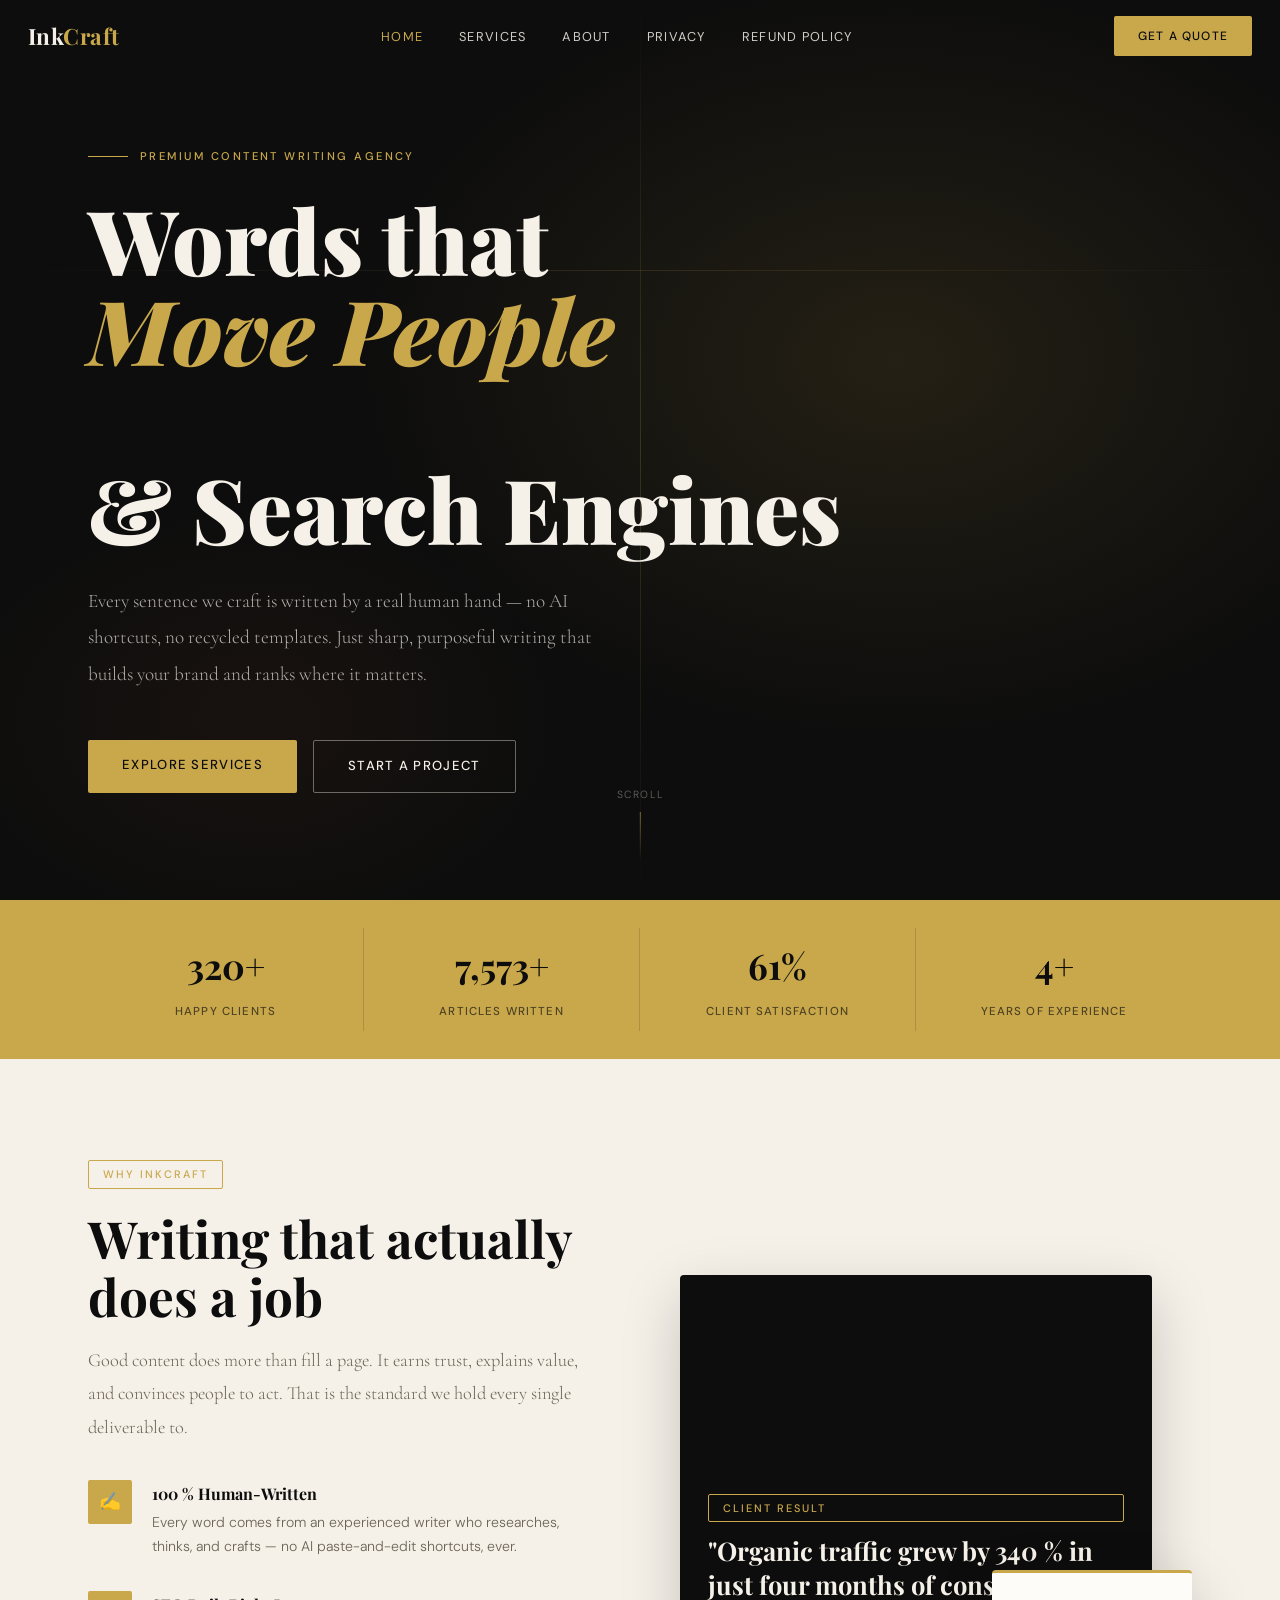
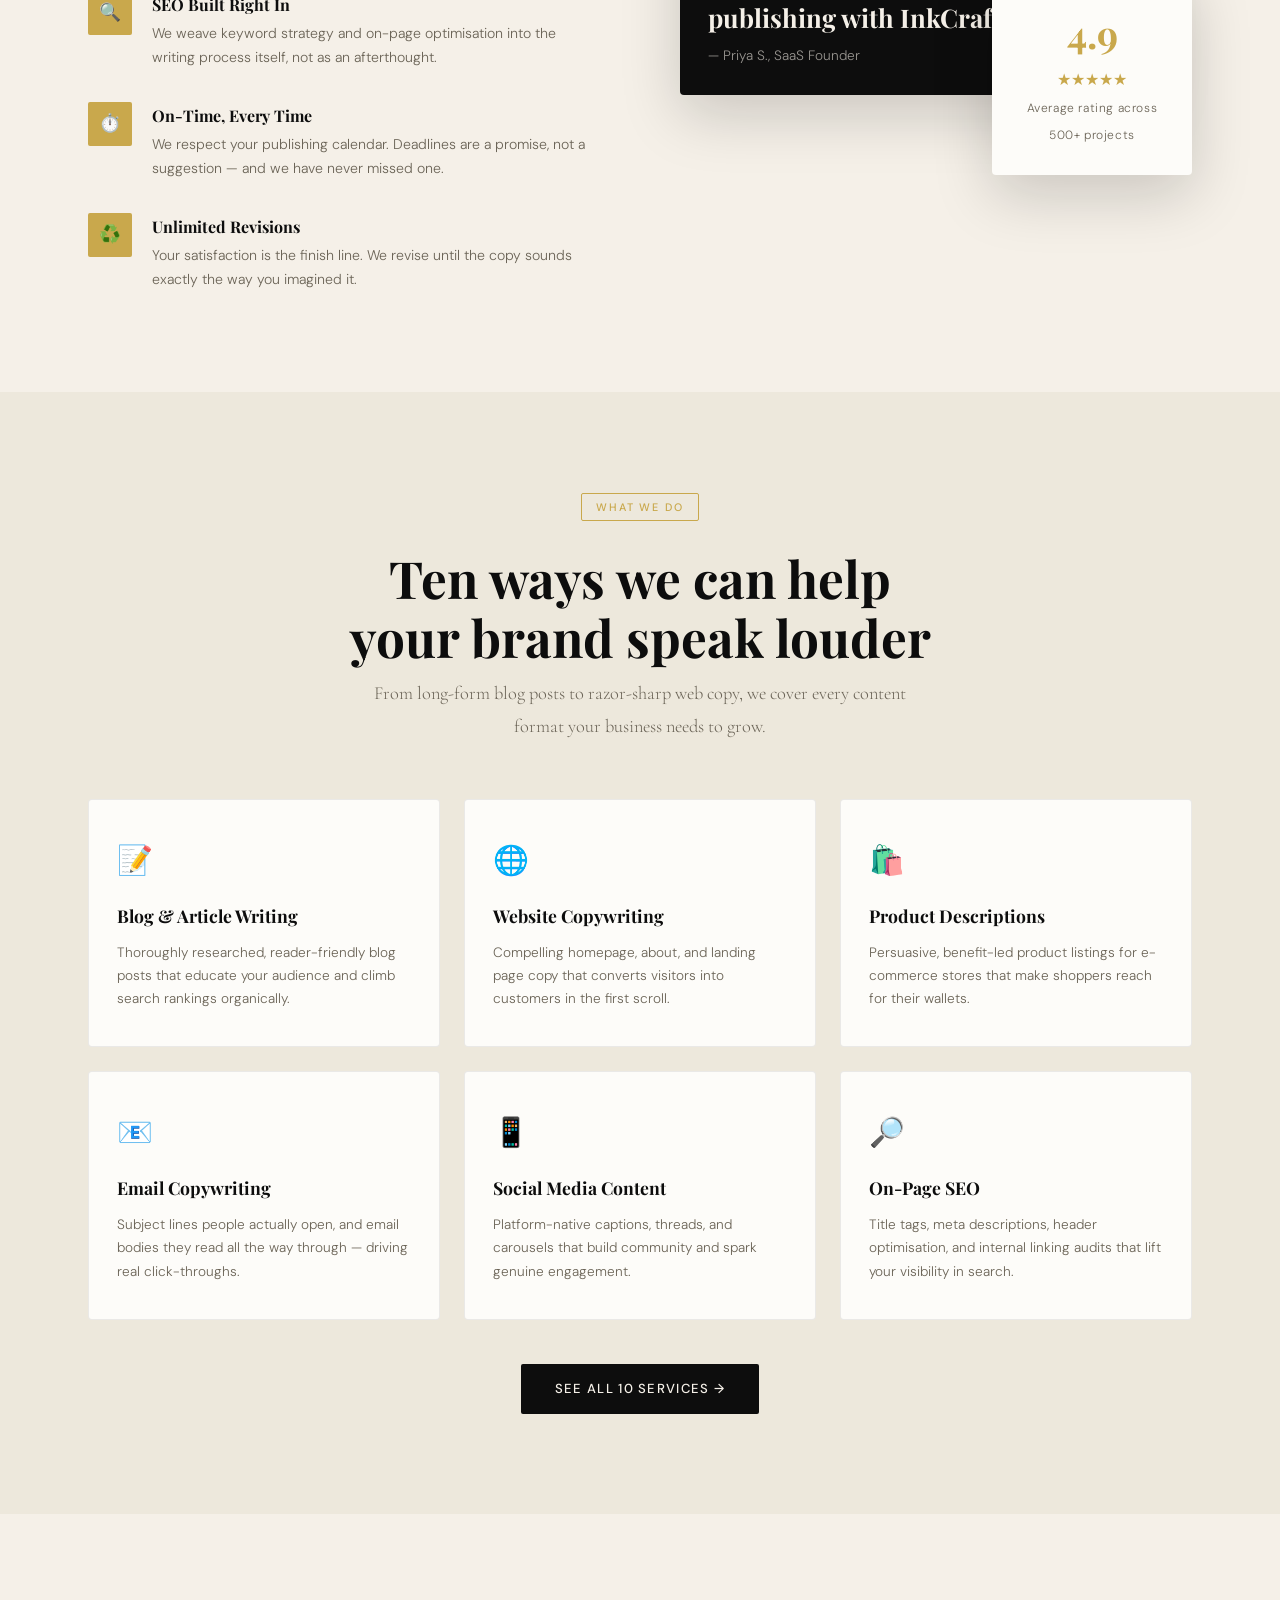
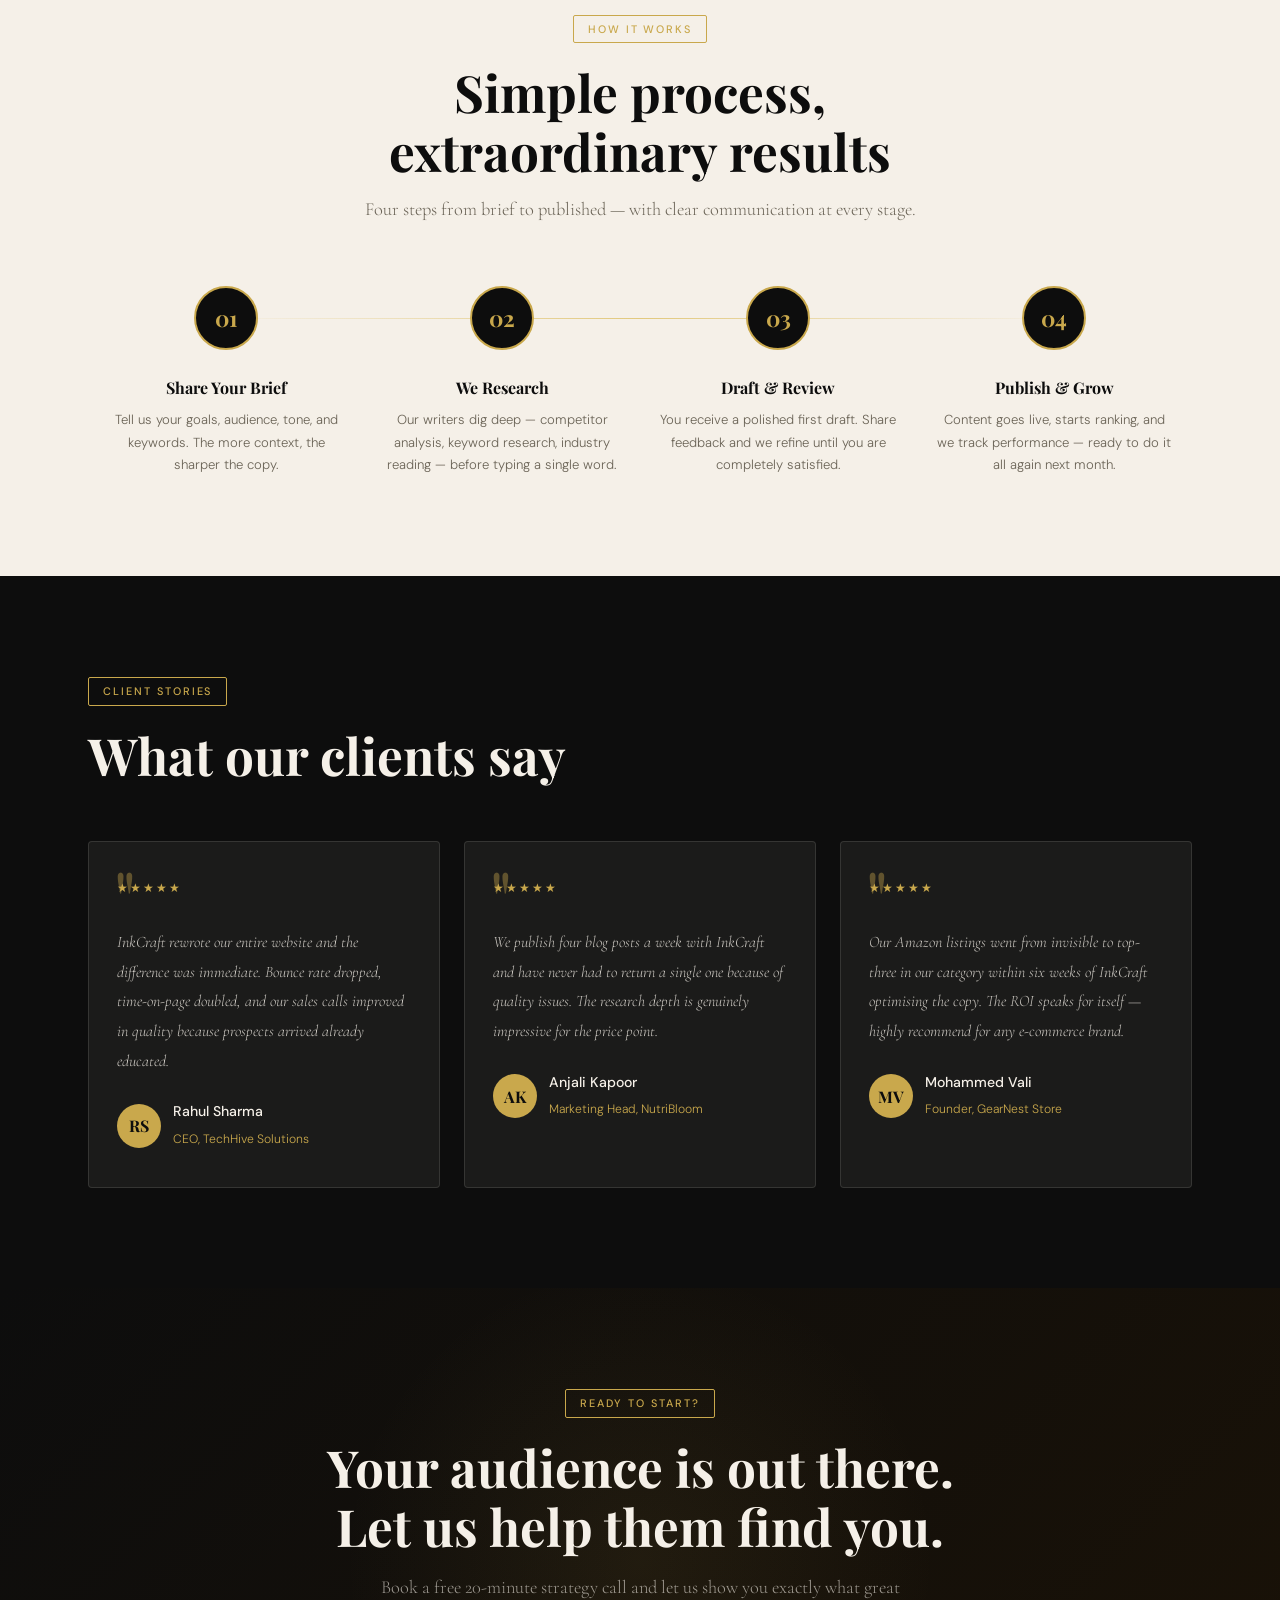
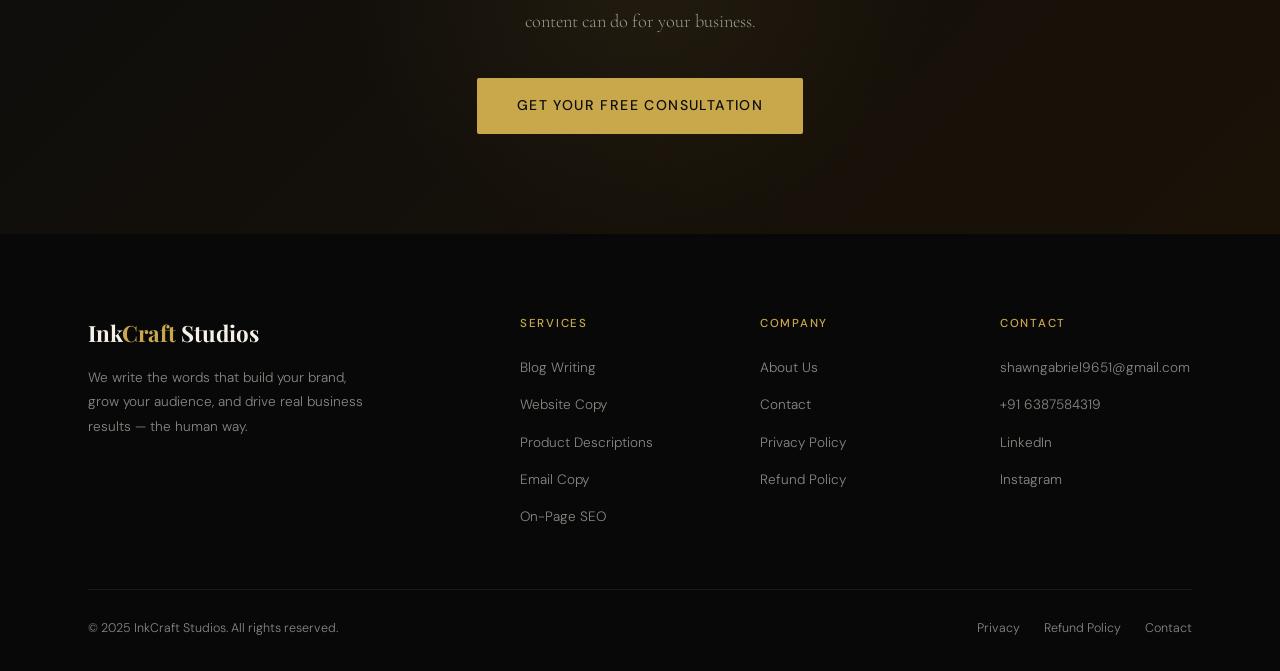
<file: index.html>
<!DOCTYPE html>
<html lang="en">
<head>
  <meta charset="UTF-8" />
  <meta name="viewport" content="width=device-width, initial-scale=1.0" />
  <title>InkCraft Studios — Premium Content Writing Services</title>
  <meta name="description" content="InkCraft Studios delivers hand-crafted, SEO-optimised content writing services — blogs, web copy, product descriptions, social media, and more. No AI, just real writers." />
  <link rel="stylesheet" href="style.css" />
</head>
<body>

  <!-- ══ NAVBAR ══════════════════════════════════════════════ -->
  <nav class="navbar">
    <a href="index.html" class="nav-logo">Ink<span>Craft</span></a>
    <ul class="nav-links">
      <li><a href="index.html">Home</a></li>
      <li><a href="services.html">Services</a></li>
      <li><a href="about.html">About</a></li>
      <li><a href="privacy.html">Privacy</a></li>
      <li><a href="refund.html">Refund Policy</a></li>
    </ul>
    <a href="services.html#contact" class="nav-cta">Get a Quote</a>
    <div class="hamburger" aria-label="Open menu" role="button" tabindex="0">
      <span></span><span></span><span></span>
    </div>
  </nav>

  <!-- Mobile menu -->
  <div class="mobile-menu" aria-hidden="true">
    <button class="mobile-close" aria-label="Close menu">✕</button>
    <a href="index.html">Home</a>
    <a href="services.html">Services</a>
    <a href="about.html">About</a>
    <a href="privacy.html">Privacy</a>
    <a href="refund.html">Refund Policy</a>
    <a href="services.html#contact" class="btn btn-primary">Get a Quote</a>
  </div>

  <!-- ══ HERO ═════════════════════════════════════════════════ -->
  <section class="hero">
    <div class="hero-bg"></div>
    <div class="hero-lines"></div>
    <div class="hero-content container">
      <p class="hero-eyebrow">Premium Content Writing Agency</p>
      <h1 class="hero-heading">
        Words that<br>
        <em>Move People</em><br>
        &amp; Search Engines
      </h1>
      <p class="hero-body">
        Every sentence we craft is written by a real human hand — no AI shortcuts,
        no recycled templates. Just sharp, purposeful writing that builds your brand
        and ranks where it matters.
      </p>
      <div class="hero-actions">
        <a href="services.html" class="btn btn-primary">Explore Services</a>
        <a href="services.html#contact" class="btn btn-outline">Start a Project</a>
      </div>
    </div>
    <div class="hero-scroll">Scroll</div>
  </section>

  <!-- ══ STATS ═════════════════════════════════════════════════ -->
  <section class="stats-bar">
    <div class="container">
      <div class="stat-item">
        <span class="stat-number" data-count="500" data-suffix="+">500+</span>
        <span class="stat-label">Happy Clients</span>
      </div>
      <div class="stat-item">
        <span class="stat-number" data-count="12000" data-suffix="+">12,000+</span>
        <span class="stat-label">Articles Written</span>
      </div>
      <div class="stat-item">
        <span class="stat-number" data-count="98" data-suffix="%">98%</span>
        <span class="stat-label">Client Satisfaction</span>
      </div>
      <div class="stat-item">
        <span class="stat-number" data-count="7" data-suffix="+">7+</span>
        <span class="stat-label">Years of Experience</span>
      </div>
    </div>
  </section>

  <!-- ══ WHY US ════════════════════════════════════════════════ -->
  <section class="section">
    <div class="container">
      <div class="why-grid">
        <div>
          <span class="tag">Why InkCraft</span>
          <h2 class="section-title">Writing that actually<br>does a job</h2>
          <p class="section-subtitle">
            Good content does more than fill a page. It earns trust, explains value,
            and convinces people to act. That is the standard we hold every single
            deliverable to.
          </p>
          <div class="why-features">
            <div class="why-feature">
              <div class="why-icon">✍️</div>
              <div>
                <h4>100 % Human-Written</h4>
                <p>Every word comes from an experienced writer who researches, thinks,
                and crafts — no AI paste-and-edit shortcuts, ever.</p>
              </div>
            </div>
            <div class="why-feature">
              <div class="why-icon">🔍</div>
              <div>
                <h4>SEO Built Right In</h4>
                <p>We weave keyword strategy and on-page optimisation into the writing
                process itself, not as an afterthought.</p>
              </div>
            </div>
            <div class="why-feature">
              <div class="why-icon">⏱️</div>
              <div>
                <h4>On-Time, Every Time</h4>
                <p>We respect your publishing calendar. Deadlines are a promise,
                not a suggestion — and we have never missed one.</p>
              </div>
            </div>
            <div class="why-feature">
              <div class="why-icon">♻️</div>
              <div>
                <h4>Unlimited Revisions</h4>
                <p>Your satisfaction is the finish line. We revise until the copy
                sounds exactly the way you imagined it.</p>
              </div>
            </div>
          </div>
        </div>
        <div class="why-visual reveal">
          <div class="why-card why-card--main">
            <div class="tag" style="margin-bottom:12px">Client Result</div>
            <h3>"Organic traffic grew by 340 % in just four months of consistent blog publishing with InkCraft."</h3>
            <p>— Priya S., SaaS Founder</p>
          </div>
          <div class="why-card why-card--float">
            <span class="big">4.9</span>
            <p style="font-size:1rem;color:var(--gold);">★★★★★</p>
            <small>Average rating across 500+ projects</small>
          </div>
        </div>
      </div>
    </div>
  </section>

  <!-- ══ SERVICES PREVIEW ══════════════════════════════════════ -->
  <section class="section section--warm">
    <div class="container">
      <div style="text-align:center; margin-bottom: 8px;">
        <span class="tag">What We Do</span>
      </div>
      <h2 class="section-title reveal" style="text-align:center; margin: 0 auto 10px;">
        Ten ways we can help<br>your brand speak louder
      </h2>
      <p class="section-subtitle reveal" style="text-align:center; margin: 0 auto 0;">
        From long-form blog posts to razor-sharp web copy, we cover every
        content format your business needs to grow.
      </p>
      <div class="services-grid">
        <div class="service-card reveal">
          <div class="svc-icon">📝</div>
          <h3 class="svc-title">Blog &amp; Article Writing</h3>
          <p class="svc-desc">Thoroughly researched, reader-friendly blog posts that educate your audience and climb search rankings organically.</p>
        </div>
        <div class="service-card reveal">
          <div class="svc-icon">🌐</div>
          <h3 class="svc-title">Website Copywriting</h3>
          <p class="svc-desc">Compelling homepage, about, and landing page copy that converts visitors into customers in the first scroll.</p>
        </div>
        <div class="service-card reveal">
          <div class="svc-icon">🛍️</div>
          <h3 class="svc-title">Product Descriptions</h3>
          <p class="svc-desc">Persuasive, benefit-led product listings for e-commerce stores that make shoppers reach for their wallets.</p>
        </div>
        <div class="service-card reveal">
          <div class="svc-icon">📧</div>
          <h3 class="svc-title">Email Copywriting</h3>
          <p class="svc-desc">Subject lines people actually open, and email bodies they read all the way through — driving real click-throughs.</p>
        </div>
        <div class="service-card reveal">
          <div class="svc-icon">📱</div>
          <h3 class="svc-title">Social Media Content</h3>
          <p class="svc-desc">Platform-native captions, threads, and carousels that build community and spark genuine engagement.</p>
        </div>
        <div class="service-card reveal">
          <div class="svc-icon">🔎</div>
          <h3 class="svc-title">On-Page SEO</h3>
          <p class="svc-desc">Title tags, meta descriptions, header optimisation, and internal linking audits that lift your visibility in search.</p>
        </div>
      </div>
      <div style="text-align:center; margin-top: 44px;">
        <a href="services.html" class="btn btn-dark">See All 10 Services →</a>
      </div>
    </div>
  </section>

  <!-- ══ PROCESS ═══════════════════════════════════════════════ -->
  <section class="section">
    <div class="container">
      <div style="text-align:center">
        <span class="tag">How It Works</span>
        <h2 class="section-title reveal" style="margin: 0 auto 12px;">Simple process,<br>extraordinary results</h2>
        <p class="section-subtitle reveal" style="margin: 0 auto; text-align:center;">
          Four steps from brief to published — with clear communication at every stage.
        </p>
      </div>
      <div class="process-steps">
        <div class="process-step reveal">
          <div class="step-num">01</div>
          <h4>Share Your Brief</h4>
          <p>Tell us your goals, audience, tone, and keywords. The more context, the sharper the copy.</p>
        </div>
        <div class="process-step reveal">
          <div class="step-num">02</div>
          <h4>We Research</h4>
          <p>Our writers dig deep — competitor analysis, keyword research, industry reading — before typing a single word.</p>
        </div>
        <div class="process-step reveal">
          <div class="step-num">03</div>
          <h4>Draft &amp; Review</h4>
          <p>You receive a polished first draft. Share feedback and we refine until you are completely satisfied.</p>
        </div>
        <div class="process-step reveal">
          <div class="step-num">04</div>
          <h4>Publish &amp; Grow</h4>
          <p>Content goes live, starts ranking, and we track performance — ready to do it all again next month.</p>
        </div>
      </div>
    </div>
  </section>

  <!-- ══ TESTIMONIALS ═══════════════════════════════════════════ -->
  <section class="section section--dark">
    <div class="container">
      <span class="tag">Client Stories</span>
      <h2 class="section-title reveal">What our clients say</h2>
      <div class="testimonials-grid">
        <div class="testimonial-card reveal">
          <span class="quote-mark">"</span>
          <div class="stars">★★★★★</div>
          <p class="testimonial-text">InkCraft rewrote our entire website and the difference was immediate. Bounce rate dropped, time-on-page doubled, and our sales calls improved in quality because prospects arrived already educated.</p>
          <div class="testimonial-author">
            <div class="author-avatar">RS</div>
            <div class="author-info">
              <strong>Rahul Sharma</strong>
              <span>CEO, TechHive Solutions</span>
            </div>
          </div>
        </div>
        <div class="testimonial-card reveal">
          <span class="quote-mark">"</span>
          <div class="stars">★★★★★</div>
          <p class="testimonial-text">We publish four blog posts a week with InkCraft and have never had to return a single one because of quality issues. The research depth is genuinely impressive for the price point.</p>
          <div class="testimonial-author">
            <div class="author-avatar">AK</div>
            <div class="author-info">
              <strong>Anjali Kapoor</strong>
              <span>Marketing Head, NutriBloom</span>
            </div>
          </div>
        </div>
        <div class="testimonial-card reveal">
          <span class="quote-mark">"</span>
          <div class="stars">★★★★★</div>
          <p class="testimonial-text">Our Amazon listings went from invisible to top-three in our category within six weeks of InkCraft optimising the copy. The ROI speaks for itself — highly recommend for any e-commerce brand.</p>
          <div class="testimonial-author">
            <div class="author-avatar">MV</div>
            <div class="author-info">
              <strong>Mohammed Vali</strong>
              <span>Founder, GearNest Store</span>
            </div>
          </div>
        </div>
      </div>
    </div>
  </section>

  <!-- ══ CTA ═══════════════════════════════════════════════════ -->
  <section class="cta-section">
    <div class="container" style="position:relative;z-index:2">
      <span class="tag">Ready to Start?</span>
      <h2 class="section-title">Your audience is out there.<br>Let us help them find you.</h2>
      <p class="section-subtitle">Book a free 20-minute strategy call and let us show you exactly what great content can do for your business.</p>
      <a href="services.html#contact" class="btn btn-primary" style="font-size:0.88rem; padding: 16px 40px;">
        Get Your Free Consultation
      </a>
    </div>
  </section>

  <!-- ══ FOOTER ════════════════════════════════════════════════ -->
  <footer class="footer">
    <div class="container">
      <div class="footer-grid">
        <div class="footer-brand">
          <div class="footer-logo">Ink<span>Craft</span> Studios</div>
          <p>We write the words that build your brand, grow your audience, and drive real business results — the human way.</p>
        </div>
        <div class="footer-col">
          <h5>Services</h5>
          <ul>
            <li><a href="services.html">Blog Writing</a></li>
            <li><a href="services.html">Website Copy</a></li>
            <li><a href="services.html">Product Descriptions</a></li>
            <li><a href="services.html">Email Copy</a></li>
            <li><a href="services.html">On-Page SEO</a></li>
          </ul>
        </div>
        <div class="footer-col">
          <h5>Company</h5>
          <ul>
            <li><a href="about.html">About Us</a></li>
            <li><a href="services.html#contact">Contact</a></li>
            <li><a href="privacy.html">Privacy Policy</a></li>
            <li><a href="refund.html">Refund Policy</a></li>
          </ul>
        </div>
        <div class="footer-col">
          <h5>Contact</h5>
          <ul>
            <li><a href="mailto:shawngabriel9651@gmail.com">shawngabriel9651@gmail.com</a></li>
            <li><a href="tel:+91 6387584319">+91 6387584319</a></li>
            <li><a href="#">LinkedIn</a></li>
            <li><a href="#">Instagram</a></li>
          </ul>
        </div>
      </div>
      <div class="footer-bottom">
        <p>© 2025 InkCraft Studios. All rights reserved.</p>
        <div class="footer-bottom-links">
          <a href="privacy.html">Privacy</a>
          <a href="refund.html">Refund Policy</a>
          <a href="services.html#contact">Contact</a>
        </div>
      </div>
    </div>
  </footer>

  <script src="main.js"></script>
</body>
</html>
</file>
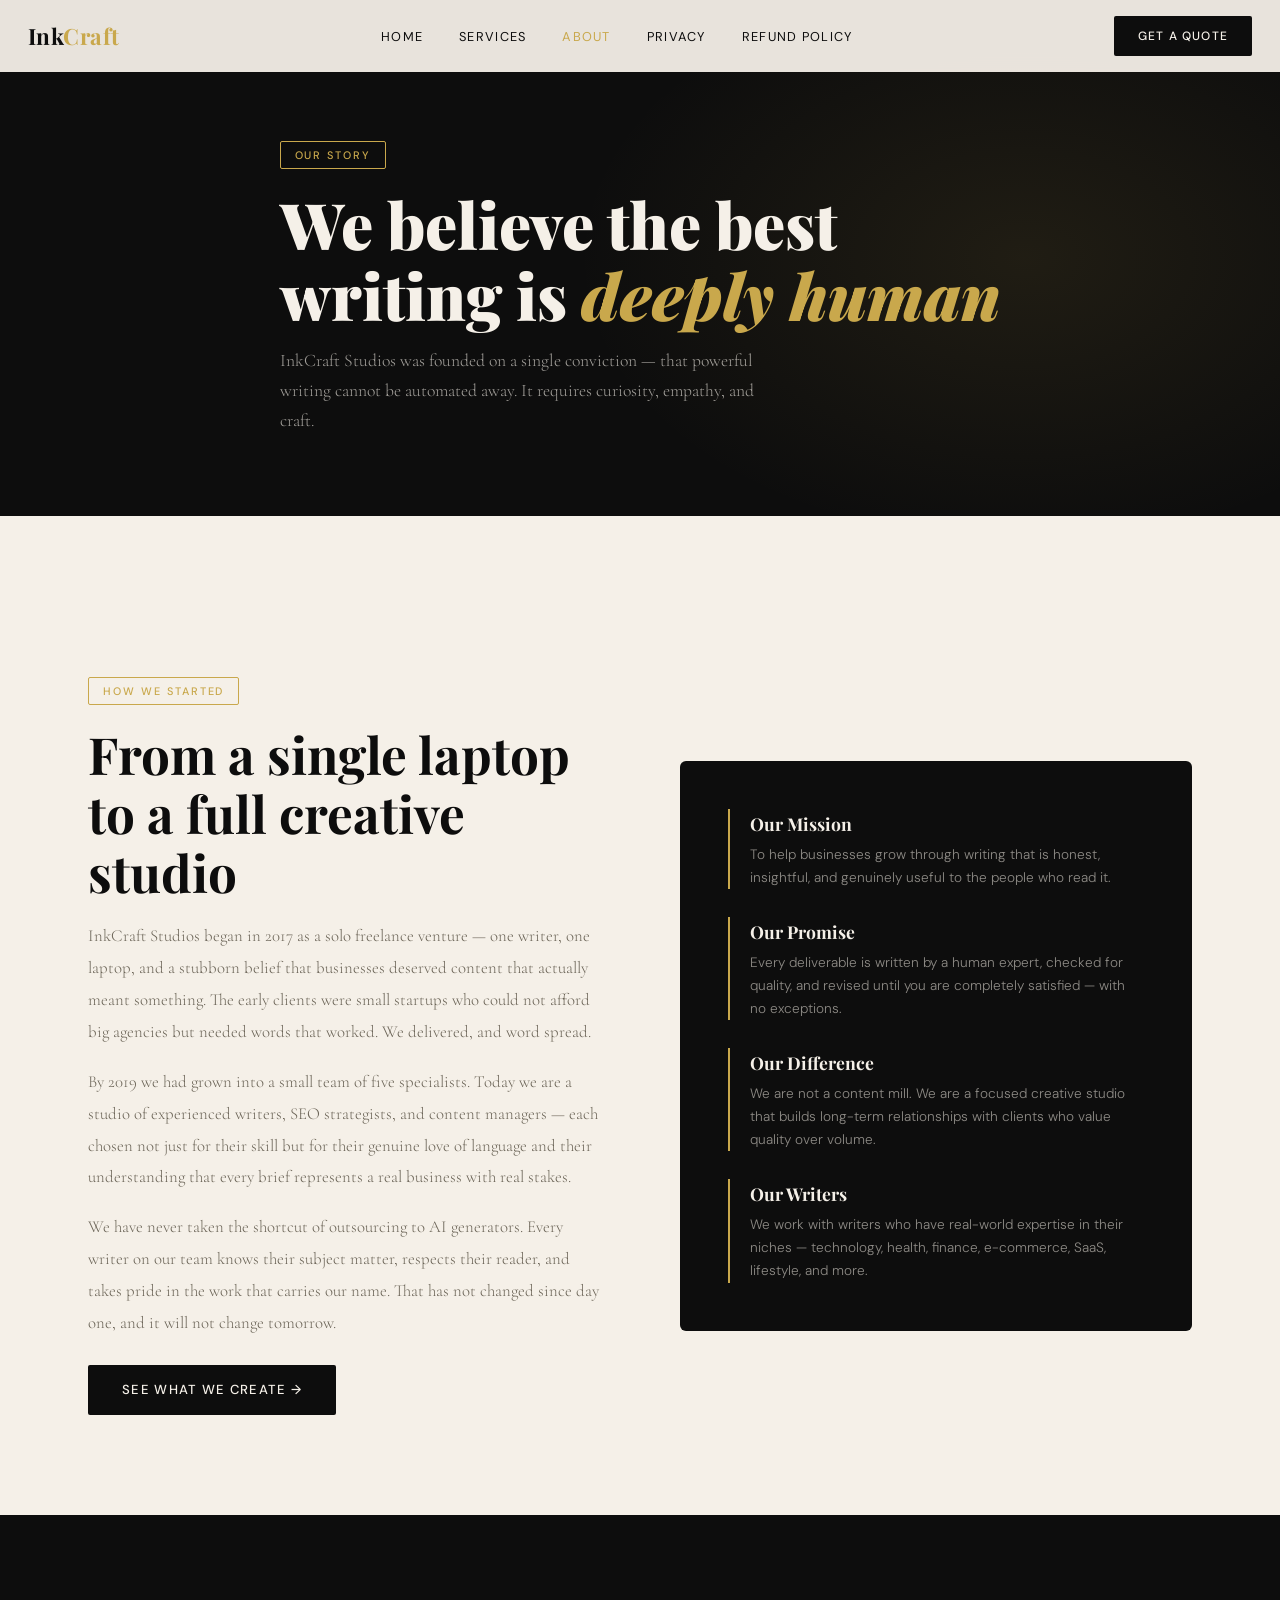
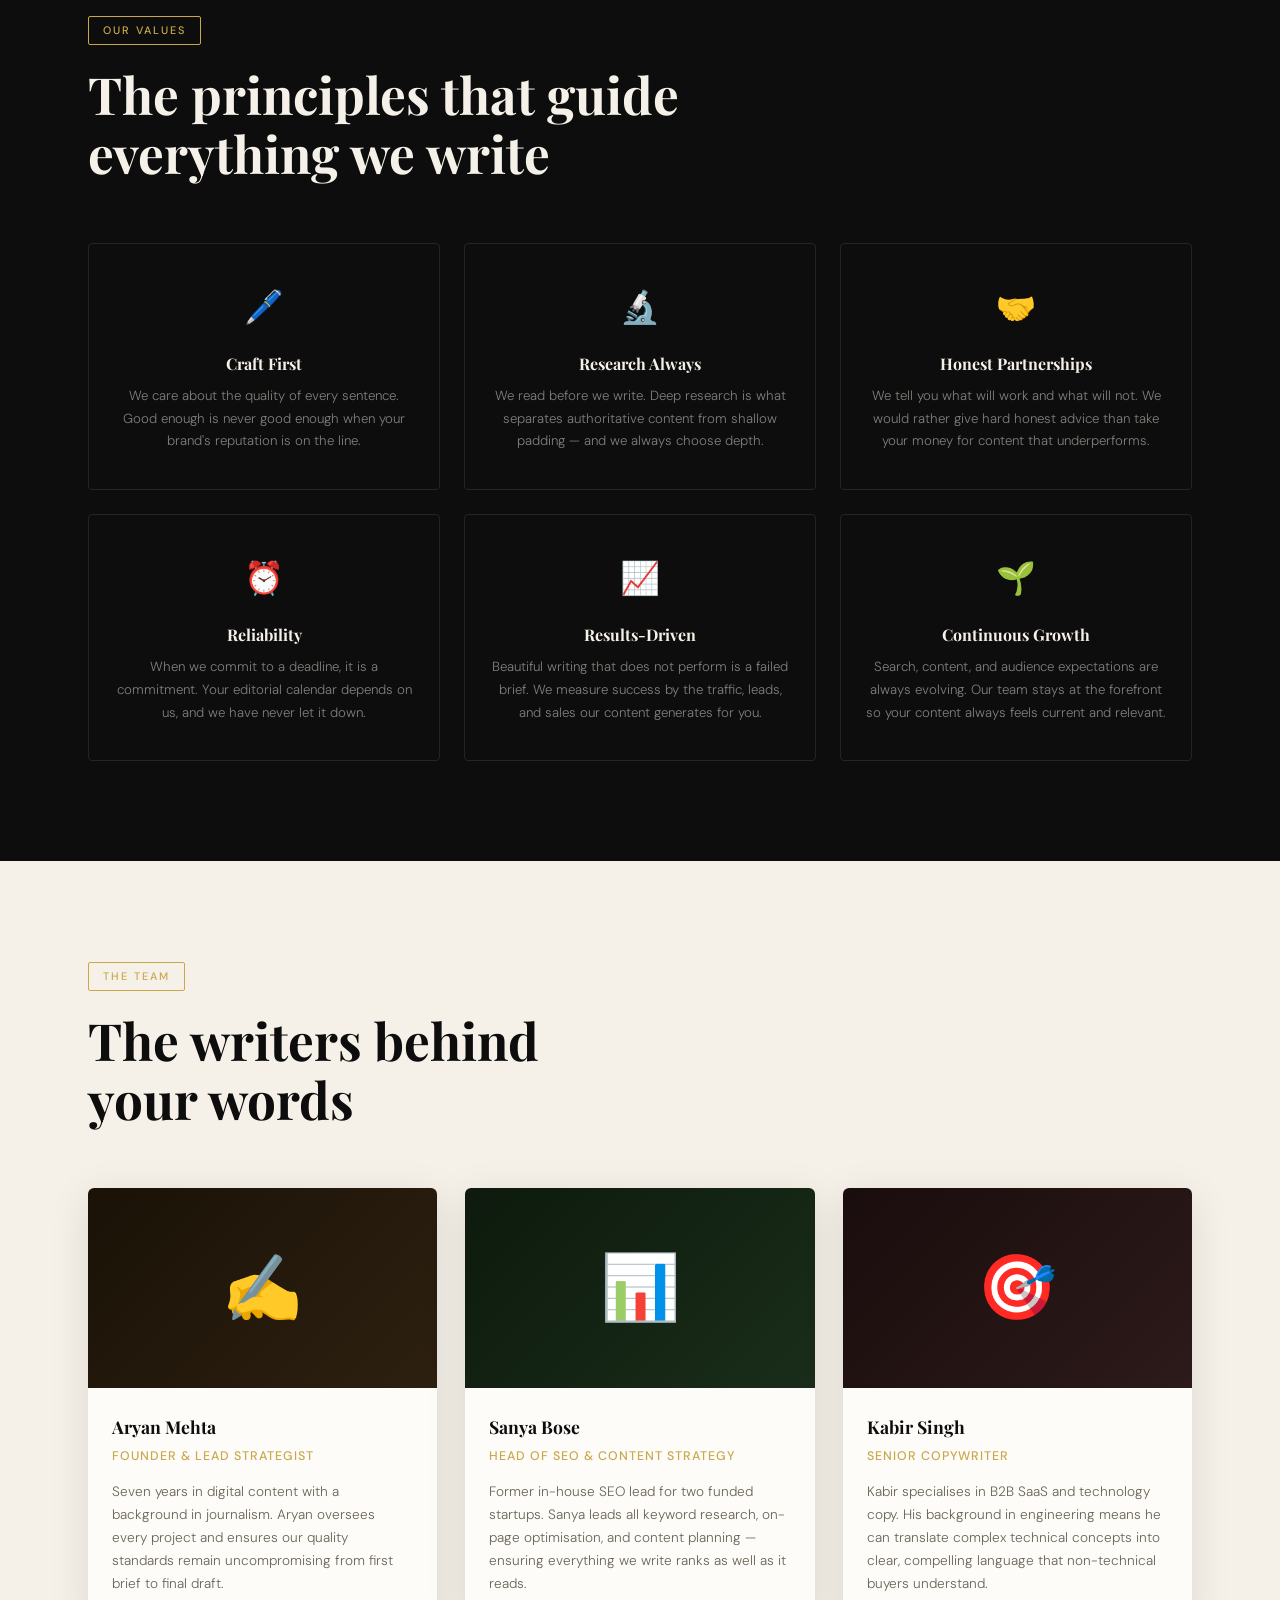
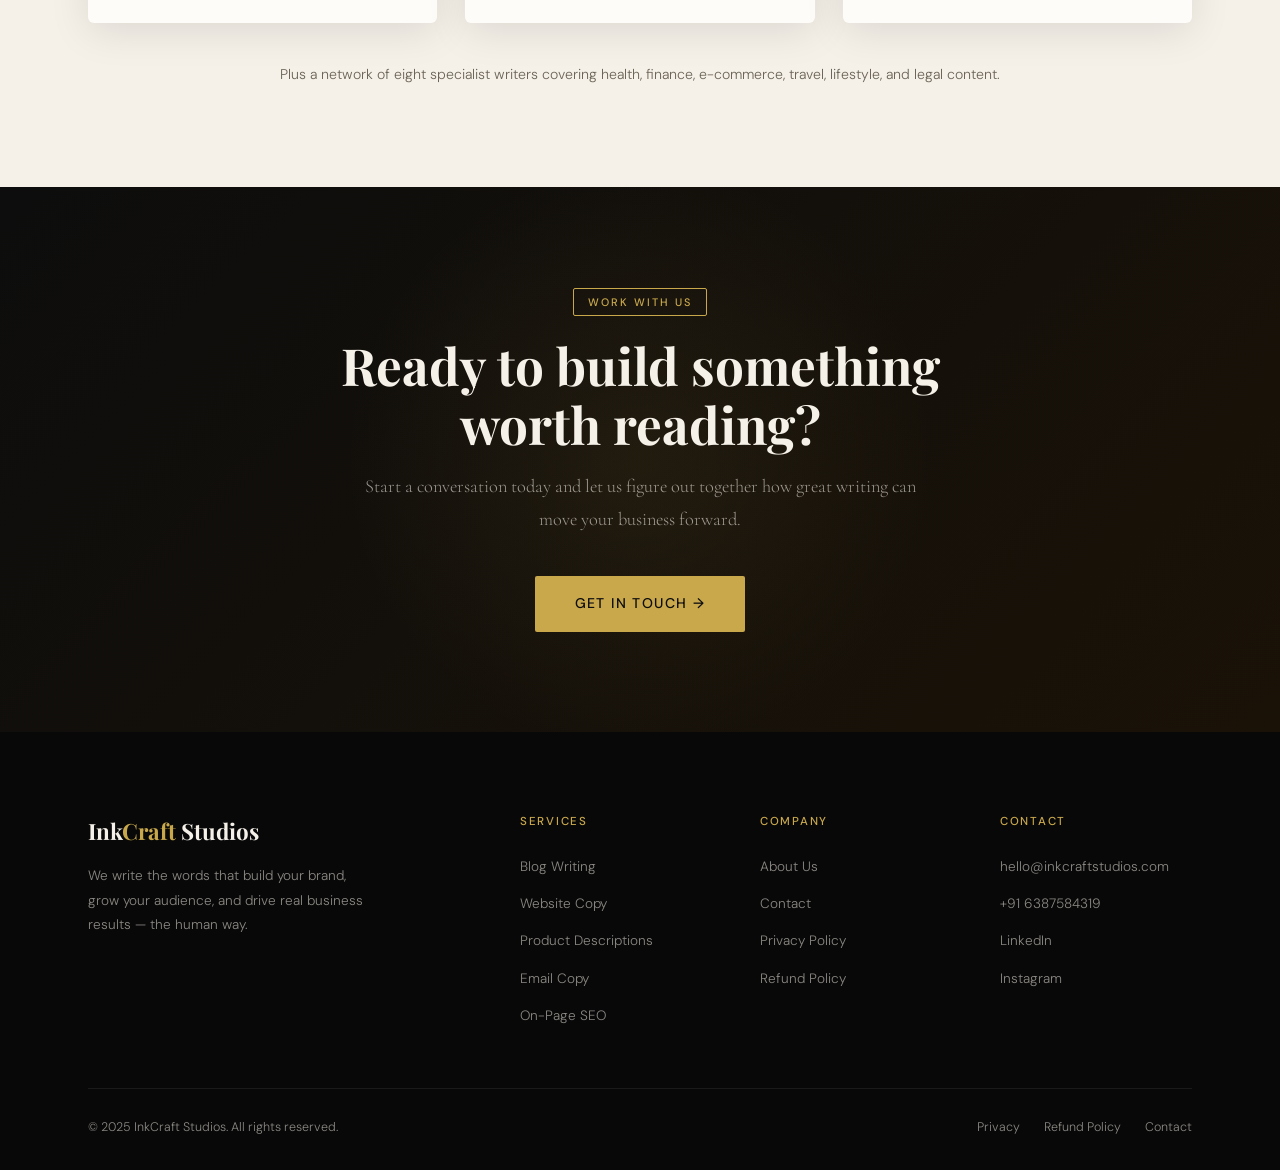
<file: about.html>
<!DOCTYPE html>
<html lang="en">
<head>
  <meta charset="UTF-8" />
  <meta name="viewport" content="width=device-width, initial-scale=1.0" />
  <title>About Us — InkCraft Studios</title>
  <meta name="description" content="Learn the story behind InkCraft Studios — a team of passionate human writers dedicated to creating content that builds brands, earns trust, and drives growth." />
  <link rel="stylesheet" href="style.css" />
  <style>
    .team-grid { display: grid; grid-template-columns: repeat(3, 1fr); gap: 28px; margin-top: 60px; }
    .team-card { background: var(--white); border-radius: 6px; overflow: hidden; box-shadow: var(--shadow); transition: transform 0.3s; }
    .team-card:hover { transform: translateY(-6px); }
    .team-avatar { height: 200px; display: flex; align-items: center; justify-content: center; font-size: 4rem; }
    .team-avatar.c1 { background: linear-gradient(135deg, #1a1207, #2d2010); }
    .team-avatar.c2 { background: linear-gradient(135deg, #0d1a0d, #1a2d1a); }
    .team-avatar.c3 { background: linear-gradient(135deg, #1a0d0d, #2d1a1a); }
    .team-info { padding: 24px 24px 28px; }
    .team-info h4 { font-family: var(--ff-head); font-size: 1.1rem; font-weight: 700; margin-bottom: 4px; }
    .team-info .role { font-size: 0.78rem; color: var(--gold); font-weight: 500; letter-spacing: 0.08em; text-transform: uppercase; margin-bottom: 12px; }
    .team-info p { font-size: 0.85rem; color: var(--muted); line-height: 1.7; }
    @media(max-width:768px){ .team-grid { grid-template-columns: 1fr; } }
  </style>
</head>
<body class="light-page">

  <!-- ══ NAVBAR ══════════════════════════════════════════════ -->
  <nav class="navbar light-nav">
    <a href="index.html" class="nav-logo">Ink<span>Craft</span></a>
    <ul class="nav-links">
      <li><a href="index.html">Home</a></li>
      <li><a href="services.html">Services</a></li>
      <li><a href="about.html">About</a></li>
      <li><a href="privacy.html">Privacy</a></li>
      <li><a href="refund.html">Refund Policy</a></li>
    </ul>
    <a href="services.html#contact" class="nav-cta">Get a Quote</a>
    <div class="hamburger" aria-label="Open menu" role="button" tabindex="0">
      <span></span><span></span><span></span>
    </div>
  </nav>

  <div class="mobile-menu" aria-hidden="true">
    <button class="mobile-close" aria-label="Close menu">✕</button>
    <a href="index.html">Home</a>
    <a href="services.html">Services</a>
    <a href="about.html">About</a>
    <a href="privacy.html">Privacy</a>
    <a href="refund.html">Refund Policy</a>
    <a href="services.html#contact" class="btn btn-primary">Get a Quote</a>
  </div>

  <!-- ══ PAGE HERO ════════════════════════════════════════════ -->
  <section class="page-hero">
    <div class="page-hero-bg"></div>
    <div class="container page-hero-content">
      <span class="tag">Our Story</span>
      <h1>We believe the best<br>writing is <em>deeply human</em></h1>
      <p>InkCraft Studios was founded on a single conviction — that powerful writing cannot be automated away. It requires curiosity, empathy, and craft.</p>
    </div>
  </section>

  <!-- ══ STORY ═════════════════════════════════════════════════ -->
  <section class="section">
    <div class="container">
      <div class="about-grid">
        <div class="about-text">
          <span class="tag">How We Started</span>
          <h2 class="section-title">From a single laptop<br>to a full creative studio</h2>
          <p>InkCraft Studios began in 2017 as a solo freelance venture — one writer, one laptop, and a stubborn belief that businesses deserved content that actually meant something. The early clients were small startups who could not afford big agencies but needed words that worked. We delivered, and word spread.</p>
          <p>By 2019 we had grown into a small team of five specialists. Today we are a studio of experienced writers, SEO strategists, and content managers — each chosen not just for their skill but for their genuine love of language and their understanding that every brief represents a real business with real stakes.</p>
          <p>We have never taken the shortcut of outsourcing to AI generators. Every writer on our team knows their subject matter, respects their reader, and takes pride in the work that carries our name. That has not changed since day one, and it will not change tomorrow.</p>
          <a href="services.html" class="btn btn-dark" style="margin-top:8px;">See What We Create →</a>
        </div>
        <div class="about-visual reveal">
          <div class="about-highlight">
            <h4>Our Mission</h4>
            <p>To help businesses grow through writing that is honest, insightful, and genuinely useful to the people who read it.</p>
          </div>
          <div class="about-highlight">
            <h4>Our Promise</h4>
            <p>Every deliverable is written by a human expert, checked for quality, and revised until you are completely satisfied — with no exceptions.</p>
          </div>
          <div class="about-highlight">
            <h4>Our Difference</h4>
            <p>We are not a content mill. We are a focused creative studio that builds long-term relationships with clients who value quality over volume.</p>
          </div>
          <div class="about-highlight">
            <h4>Our Writers</h4>
            <p>We work with writers who have real-world expertise in their niches — technology, health, finance, e-commerce, SaaS, lifestyle, and more.</p>
          </div>
        </div>
      </div>
    </div>
  </section>

  <!-- ══ VALUES ════════════════════════════════════════════════ -->
  <section class="section section--dark">
    <div class="container">
      <span class="tag">Our Values</span>
      <h2 class="section-title reveal">The principles that guide<br>everything we write</h2>
      <div class="values-grid">
        <div class="value-card reveal">
          <div class="value-icon">🖊️</div>
          <h4>Craft First</h4>
          <p>We care about the quality of every sentence. Good enough is never good enough when your brand's reputation is on the line.</p>
        </div>
        <div class="value-card reveal">
          <div class="value-icon">🔬</div>
          <h4>Research Always</h4>
          <p>We read before we write. Deep research is what separates authoritative content from shallow padding — and we always choose depth.</p>
        </div>
        <div class="value-card reveal">
          <div class="value-icon">🤝</div>
          <h4>Honest Partnerships</h4>
          <p>We tell you what will work and what will not. We would rather give hard honest advice than take your money for content that underperforms.</p>
        </div>
        <div class="value-card reveal">
          <div class="value-icon">⏰</div>
          <h4>Reliability</h4>
          <p>When we commit to a deadline, it is a commitment. Your editorial calendar depends on us, and we have never let it down.</p>
        </div>
        <div class="value-card reveal">
          <div class="value-icon">📈</div>
          <h4>Results-Driven</h4>
          <p>Beautiful writing that does not perform is a failed brief. We measure success by the traffic, leads, and sales our content generates for you.</p>
        </div>
        <div class="value-card reveal">
          <div class="value-icon">🌱</div>
          <h4>Continuous Growth</h4>
          <p>Search, content, and audience expectations are always evolving. Our team stays at the forefront so your content always feels current and relevant.</p>
        </div>
      </div>
    </div>
  </section>

  <!-- ══ TEAM ══════════════════════════════════════════════════ -->
  <section class="section">
    <div class="container">
      <span class="tag">The Team</span>
      <h2 class="section-title reveal">The writers behind<br>your words</h2>
      <div class="team-grid">
        <div class="team-card reveal">
          <div class="team-avatar c1">✍️</div>
          <div class="team-info">
            <h4>Aryan Mehta</h4>
            <p class="role">Founder &amp; Lead Strategist</p>
            <p>Seven years in digital content with a background in journalism. Aryan oversees every project and ensures our quality standards remain uncompromising from first brief to final draft.</p>
          </div>
        </div>
        <div class="team-card reveal">
          <div class="team-avatar c2">📊</div>
          <div class="team-info">
            <h4>Sanya Bose</h4>
            <p class="role">Head of SEO &amp; Content Strategy</p>
            <p>Former in-house SEO lead for two funded startups. Sanya leads all keyword research, on-page optimisation, and content planning — ensuring everything we write ranks as well as it reads.</p>
          </div>
        </div>
        <div class="team-card reveal">
          <div class="team-avatar c3">🎯</div>
          <div class="team-info">
            <h4>Kabir Singh</h4>
            <p class="role">Senior Copywriter</p>
            <p>Kabir specialises in B2B SaaS and technology copy. His background in engineering means he can translate complex technical concepts into clear, compelling language that non-technical buyers understand.</p>
          </div>
        </div>
      </div>
      <p style="text-align:center; margin-top:40px; color:var(--muted); font-size:0.88rem;">
        Plus a network of eight specialist writers covering health, finance, e-commerce, travel, lifestyle, and legal content.
      </p>
    </div>
  </section>

  <!-- ══ CTA ═══════════════════════════════════════════════════ -->
  <section class="cta-section">
    <div class="container" style="position:relative;z-index:2">
      <span class="tag">Work With Us</span>
      <h2 class="section-title">Ready to build something<br>worth reading?</h2>
      <p class="section-subtitle">Start a conversation today and let us figure out together how great writing can move your business forward.</p>
      <a href="services.html#contact" class="btn btn-primary" style="font-size:0.88rem; padding: 16px 40px;">
        Get in Touch →
      </a>
    </div>
  </section>

  <!-- ══ FOOTER ════════════════════════════════════════════════ -->
  <footer class="footer">
    <div class="container">
      <div class="footer-grid">
        <div class="footer-brand">
          <div class="footer-logo">Ink<span>Craft</span> Studios</div>
          <p>We write the words that build your brand, grow your audience, and drive real business results — the human way.</p>
        </div>
        <div class="footer-col">
          <h5>Services</h5>
          <ul>
            <li><a href="services.html">Blog Writing</a></li>
            <li><a href="services.html">Website Copy</a></li>
            <li><a href="services.html">Product Descriptions</a></li>
            <li><a href="services.html">Email Copy</a></li>
            <li><a href="services.html">On-Page SEO</a></li>
          </ul>
        </div>
        <div class="footer-col">
          <h5>Company</h5>
          <ul>
            <li><a href="about.html">About Us</a></li>
            <li><a href="services.html#contact">Contact</a></li>
            <li><a href="privacy.html">Privacy Policy</a></li>
            <li><a href="refund.html">Refund Policy</a></li>
          </ul>
        </div>
        <div class="footer-col">
          <h5>Contact</h5>
          <ul>
            <li><a href="mailto:hello@inkcraftstudios.com">hello@inkcraftstudios.com</a></li>
            <li><a href="tel:+91 6387584319">+91 6387584319</a></li>
            <li><a href="#">LinkedIn</a></li>
            <li><a href="#">Instagram</a></li>
          </ul>
        </div>
      </div>
      <div class="footer-bottom">
        <p>© 2025 InkCraft Studios. All rights reserved.</p>
        <div class="footer-bottom-links">
          <a href="privacy.html">Privacy</a>
          <a href="refund.html">Refund Policy</a>
          <a href="services.html#contact">Contact</a>
        </div>
      </div>
    </div>
  </footer>

  <script src="main.js"></script>
</body>
</html>
</file>
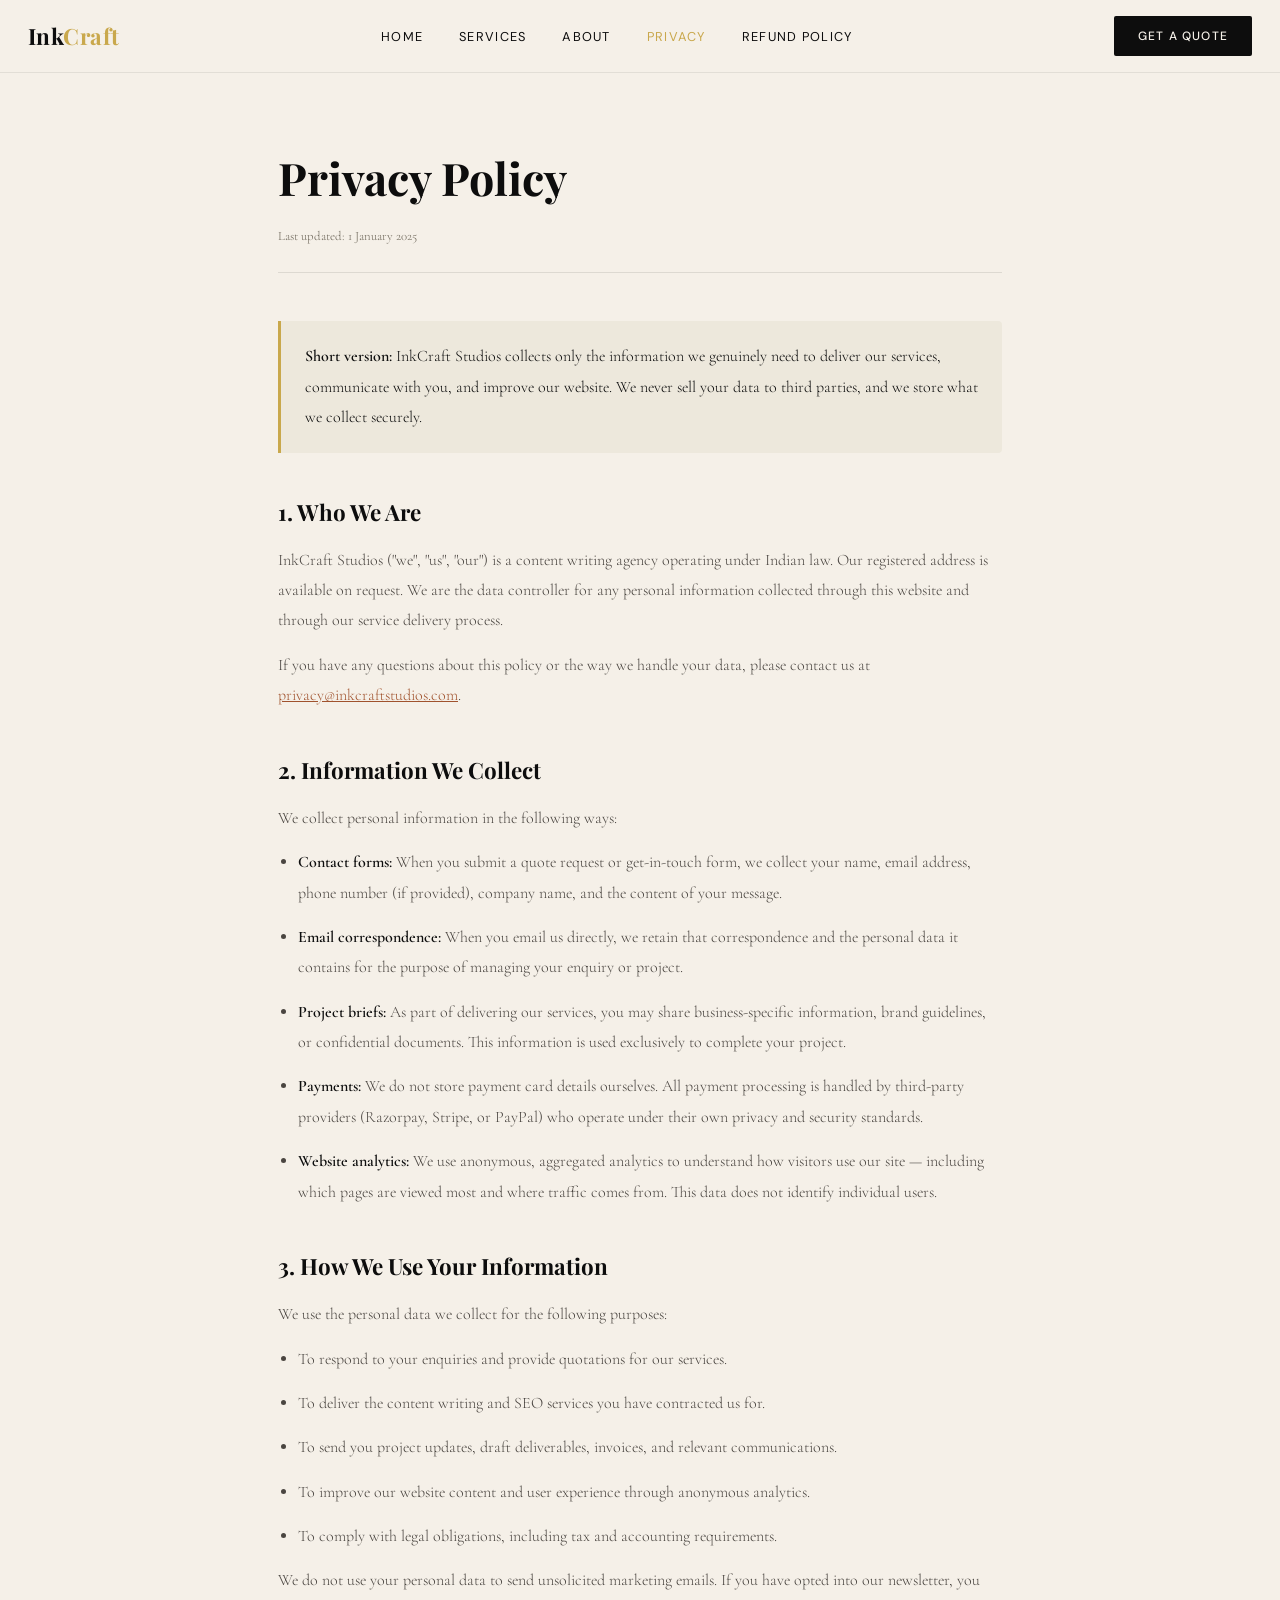
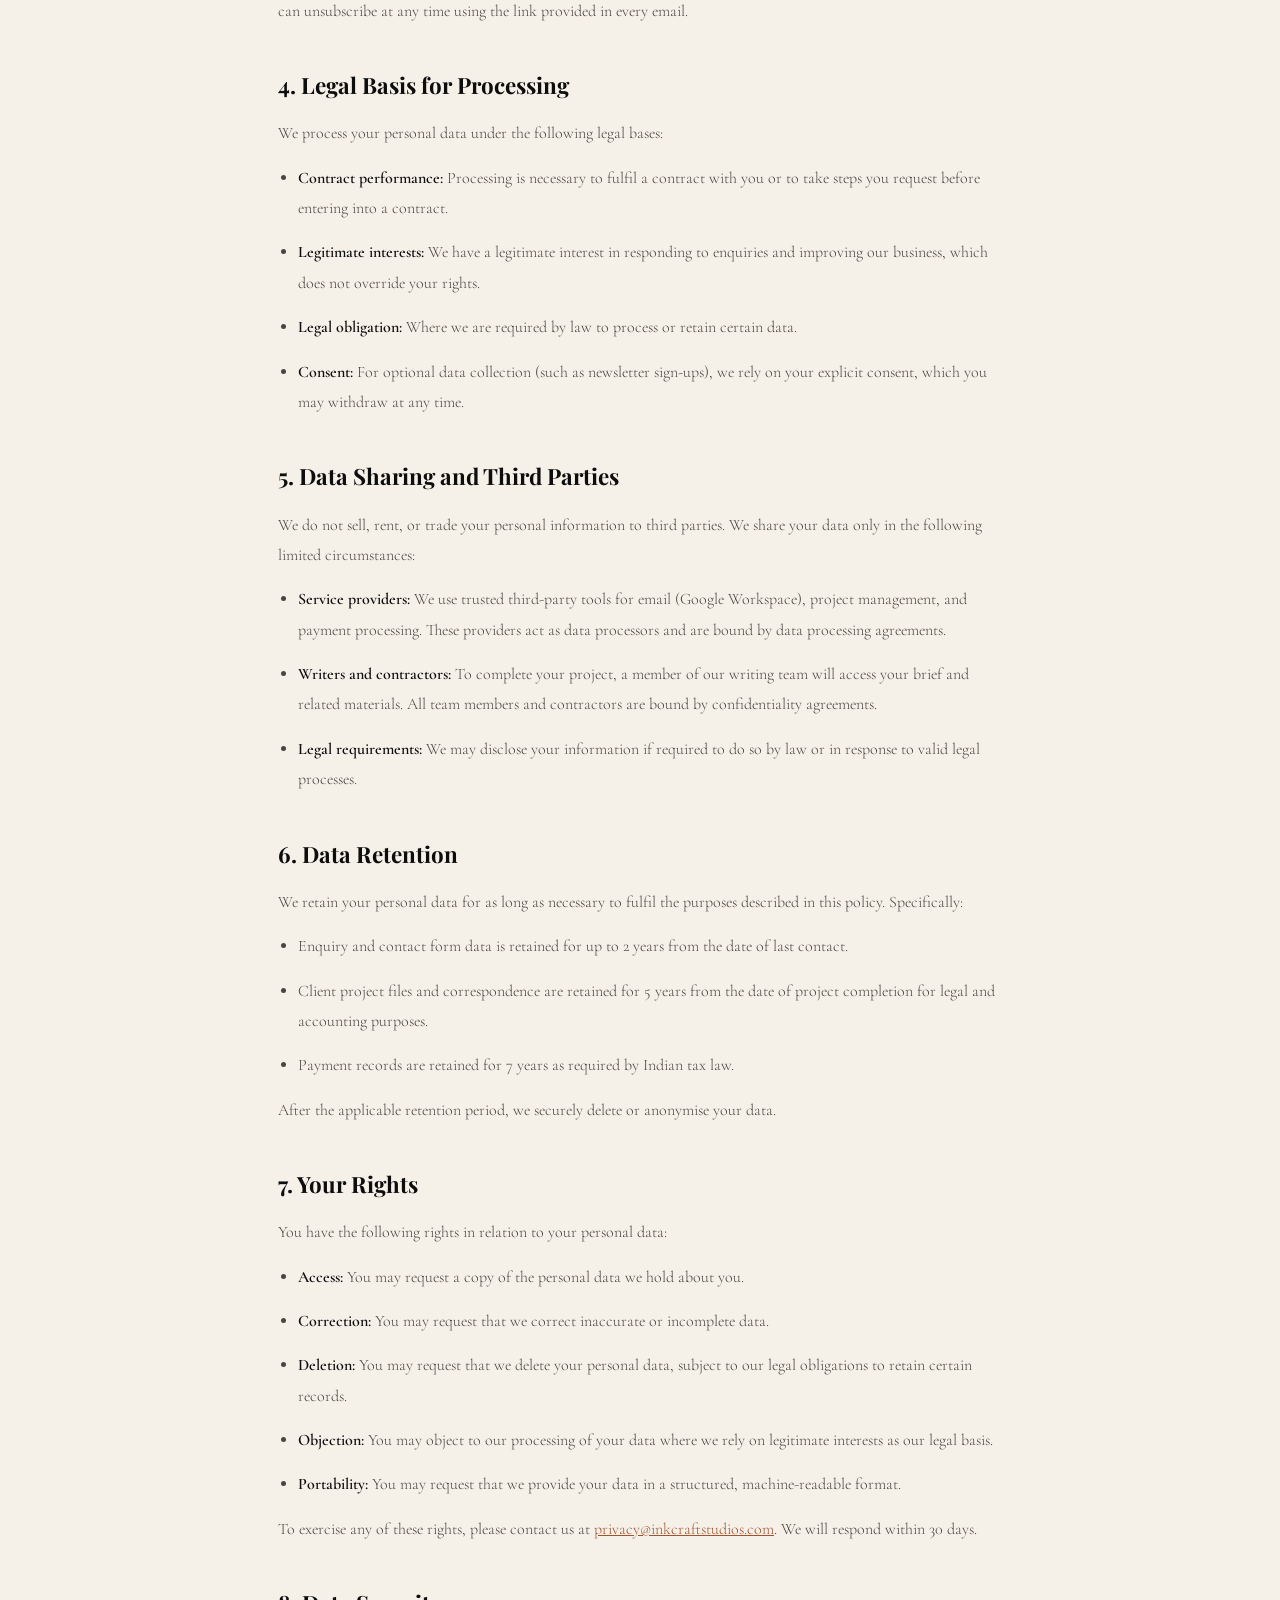
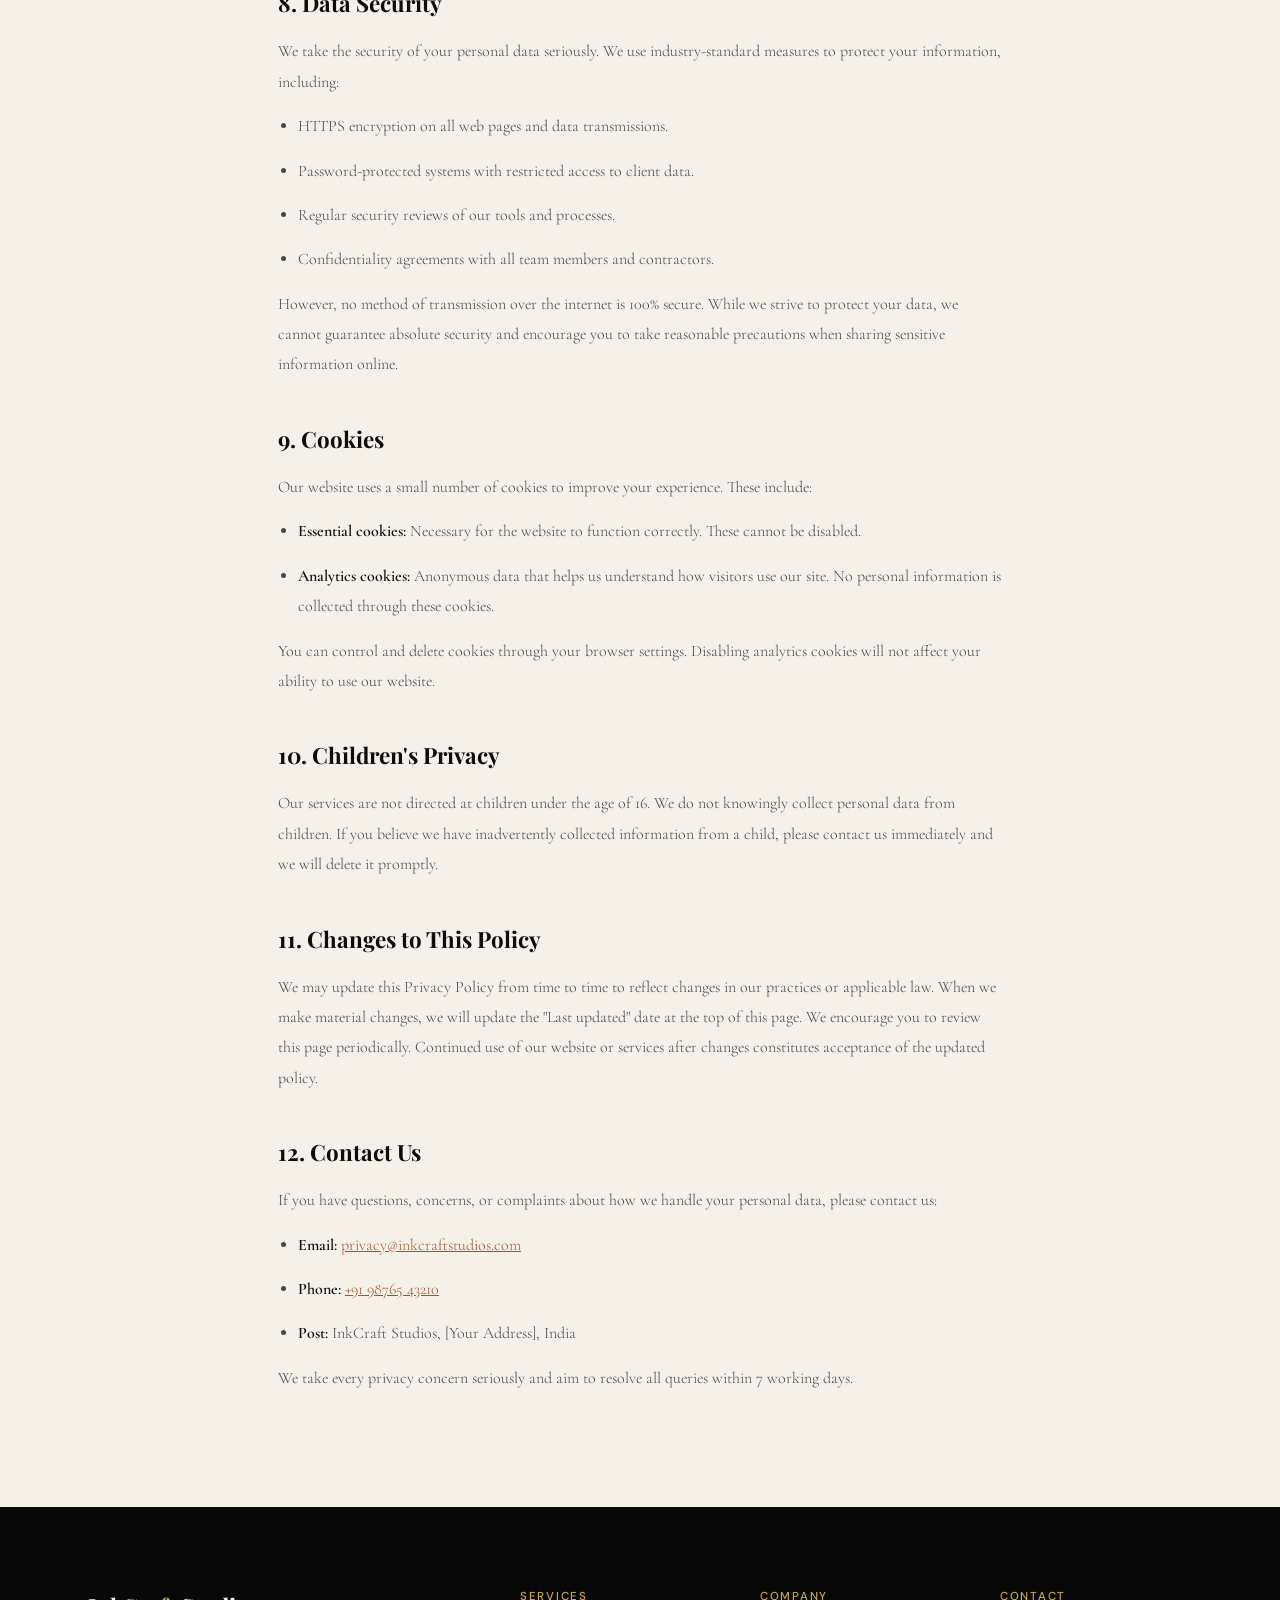
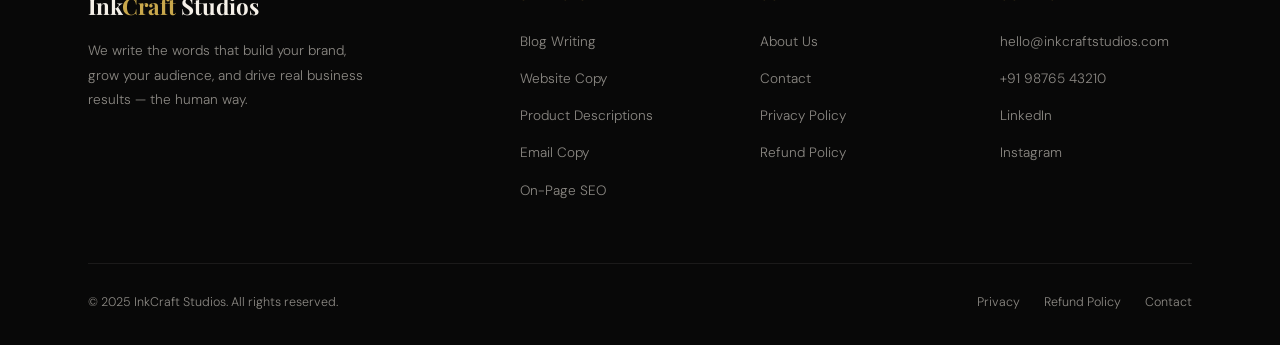
<file: privacy.html>
<!DOCTYPE html>
<html lang="en">
<head>
  <meta charset="UTF-8" />
  <meta name="viewport" content="width=device-width, initial-scale=1.0" />
  <title>Privacy Policy — InkCraft Studios</title>
  <meta name="description" content="InkCraft Studios Privacy Policy — how we collect, use, and protect your personal information." />
  <link rel="stylesheet" href="style.css" />
</head>
<body class="light-page">

  <!-- ══ NAVBAR ══════════════════════════════════════════════ -->
  <nav class="navbar light-nav">
    <a href="index.html" class="nav-logo">Ink<span>Craft</span></a>
    <ul class="nav-links">
      <li><a href="index.html">Home</a></li>
      <li><a href="services.html">Services</a></li>
      <li><a href="about.html">About</a></li>
      <li><a href="privacy.html">Privacy</a></li>
      <li><a href="refund.html">Refund Policy</a></li>
    </ul>
    <a href="services.html#contact" class="nav-cta">Get a Quote</a>
    <div class="hamburger" aria-label="Open menu" role="button" tabindex="0">
      <span></span><span></span><span></span>
    </div>
  </nav>

  <div class="mobile-menu" aria-hidden="true">
    <button class="mobile-close" aria-label="Close menu">✕</button>
    <a href="index.html">Home</a>
    <a href="services.html">Services</a>
    <a href="about.html">About</a>
    <a href="privacy.html">Privacy</a>
    <a href="refund.html">Refund Policy</a>
    <a href="services.html#contact" class="btn btn-primary">Get a Quote</a>
  </div>

  <!-- ══ CONTENT ══════════════════════════════════════════════ -->
  <article class="content-page">
    <h1>Privacy Policy</h1>
    <p class="updated">Last updated: 1 January 2025</p>

    <div class="highlight-box">
      <p><strong>Short version:</strong> InkCraft Studios collects only the information we genuinely need to deliver our services, communicate with you, and improve our website. We never sell your data to third parties, and we store what we collect securely.</p>
    </div>

    <h2>1. Who We Are</h2>
    <p>InkCraft Studios ("we", "us", "our") is a content writing agency operating under Indian law. Our registered address is available on request. We are the data controller for any personal information collected through this website and through our service delivery process.</p>
    <p>If you have any questions about this policy or the way we handle your data, please contact us at <a href="mailto:privacy@inkcraftstudios.com">privacy@inkcraftstudios.com</a>.</p>

    <h2>2. Information We Collect</h2>
    <p>We collect personal information in the following ways:</p>
    <ul>
      <li><strong>Contact forms:</strong> When you submit a quote request or get-in-touch form, we collect your name, email address, phone number (if provided), company name, and the content of your message.</li>
      <li><strong>Email correspondence:</strong> When you email us directly, we retain that correspondence and the personal data it contains for the purpose of managing your enquiry or project.</li>
      <li><strong>Project briefs:</strong> As part of delivering our services, you may share business-specific information, brand guidelines, or confidential documents. This information is used exclusively to complete your project.</li>
      <li><strong>Payments:</strong> We do not store payment card details ourselves. All payment processing is handled by third-party providers (Razorpay, Stripe, or PayPal) who operate under their own privacy and security standards.</li>
      <li><strong>Website analytics:</strong> We use anonymous, aggregated analytics to understand how visitors use our site — including which pages are viewed most and where traffic comes from. This data does not identify individual users.</li>
    </ul>

    <h2>3. How We Use Your Information</h2>
    <p>We use the personal data we collect for the following purposes:</p>
    <ul>
      <li>To respond to your enquiries and provide quotations for our services.</li>
      <li>To deliver the content writing and SEO services you have contracted us for.</li>
      <li>To send you project updates, draft deliverables, invoices, and relevant communications.</li>
      <li>To improve our website content and user experience through anonymous analytics.</li>
      <li>To comply with legal obligations, including tax and accounting requirements.</li>
    </ul>
    <p>We do not use your personal data to send unsolicited marketing emails. If you have opted into our newsletter, you can unsubscribe at any time using the link provided in every email.</p>

    <h2>4. Legal Basis for Processing</h2>
    <p>We process your personal data under the following legal bases:</p>
    <ul>
      <li><strong>Contract performance:</strong> Processing is necessary to fulfil a contract with you or to take steps you request before entering into a contract.</li>
      <li><strong>Legitimate interests:</strong> We have a legitimate interest in responding to enquiries and improving our business, which does not override your rights.</li>
      <li><strong>Legal obligation:</strong> Where we are required by law to process or retain certain data.</li>
      <li><strong>Consent:</strong> For optional data collection (such as newsletter sign-ups), we rely on your explicit consent, which you may withdraw at any time.</li>
    </ul>

    <h2>5. Data Sharing and Third Parties</h2>
    <p>We do not sell, rent, or trade your personal information to third parties. We share your data only in the following limited circumstances:</p>
    <ul>
      <li><strong>Service providers:</strong> We use trusted third-party tools for email (Google Workspace), project management, and payment processing. These providers act as data processors and are bound by data processing agreements.</li>
      <li><strong>Writers and contractors:</strong> To complete your project, a member of our writing team will access your brief and related materials. All team members and contractors are bound by confidentiality agreements.</li>
      <li><strong>Legal requirements:</strong> We may disclose your information if required to do so by law or in response to valid legal processes.</li>
    </ul>

    <h2>6. Data Retention</h2>
    <p>We retain your personal data for as long as necessary to fulfil the purposes described in this policy. Specifically:</p>
    <ul>
      <li>Enquiry and contact form data is retained for up to 2 years from the date of last contact.</li>
      <li>Client project files and correspondence are retained for 5 years from the date of project completion for legal and accounting purposes.</li>
      <li>Payment records are retained for 7 years as required by Indian tax law.</li>
    </ul>
    <p>After the applicable retention period, we securely delete or anonymise your data.</p>

    <h2>7. Your Rights</h2>
    <p>You have the following rights in relation to your personal data:</p>
    <ul>
      <li><strong>Access:</strong> You may request a copy of the personal data we hold about you.</li>
      <li><strong>Correction:</strong> You may request that we correct inaccurate or incomplete data.</li>
      <li><strong>Deletion:</strong> You may request that we delete your personal data, subject to our legal obligations to retain certain records.</li>
      <li><strong>Objection:</strong> You may object to our processing of your data where we rely on legitimate interests as our legal basis.</li>
      <li><strong>Portability:</strong> You may request that we provide your data in a structured, machine-readable format.</li>
    </ul>
    <p>To exercise any of these rights, please contact us at <a href="mailto:privacy@inkcraftstudios.com">privacy@inkcraftstudios.com</a>. We will respond within 30 days.</p>

    <h2>8. Data Security</h2>
    <p>We take the security of your personal data seriously. We use industry-standard measures to protect your information, including:</p>
    <ul>
      <li>HTTPS encryption on all web pages and data transmissions.</li>
      <li>Password-protected systems with restricted access to client data.</li>
      <li>Regular security reviews of our tools and processes.</li>
      <li>Confidentiality agreements with all team members and contractors.</li>
    </ul>
    <p>However, no method of transmission over the internet is 100% secure. While we strive to protect your data, we cannot guarantee absolute security and encourage you to take reasonable precautions when sharing sensitive information online.</p>

    <h2>9. Cookies</h2>
    <p>Our website uses a small number of cookies to improve your experience. These include:</p>
    <ul>
      <li><strong>Essential cookies:</strong> Necessary for the website to function correctly. These cannot be disabled.</li>
      <li><strong>Analytics cookies:</strong> Anonymous data that helps us understand how visitors use our site. No personal information is collected through these cookies.</li>
    </ul>
    <p>You can control and delete cookies through your browser settings. Disabling analytics cookies will not affect your ability to use our website.</p>

    <h2>10. Children's Privacy</h2>
    <p>Our services are not directed at children under the age of 16. We do not knowingly collect personal data from children. If you believe we have inadvertently collected information from a child, please contact us immediately and we will delete it promptly.</p>

    <h2>11. Changes to This Policy</h2>
    <p>We may update this Privacy Policy from time to time to reflect changes in our practices or applicable law. When we make material changes, we will update the "Last updated" date at the top of this page. We encourage you to review this page periodically. Continued use of our website or services after changes constitutes acceptance of the updated policy.</p>

    <h2>12. Contact Us</h2>
    <p>If you have questions, concerns, or complaints about how we handle your personal data, please contact us:</p>
    <ul>
      <li><strong>Email:</strong> <a href="mailto:privacy@inkcraftstudios.com">privacy@inkcraftstudios.com</a></li>
      <li><strong>Phone:</strong> <a href="tel:+919876543210">+91 98765 43210</a></li>
      <li><strong>Post:</strong> InkCraft Studios, [Your Address], India</li>
    </ul>
    <p>We take every privacy concern seriously and aim to resolve all queries within 7 working days.</p>
  </article>

  <!-- ══ FOOTER ════════════════════════════════════════════════ -->
  <footer class="footer">
    <div class="container">
      <div class="footer-grid">
        <div class="footer-brand">
          <div class="footer-logo">Ink<span>Craft</span> Studios</div>
          <p>We write the words that build your brand, grow your audience, and drive real business results — the human way.</p>
        </div>
        <div class="footer-col">
          <h5>Services</h5>
          <ul>
            <li><a href="services.html">Blog Writing</a></li>
            <li><a href="services.html">Website Copy</a></li>
            <li><a href="services.html">Product Descriptions</a></li>
            <li><a href="services.html">Email Copy</a></li>
            <li><a href="services.html">On-Page SEO</a></li>
          </ul>
        </div>
        <div class="footer-col">
          <h5>Company</h5>
          <ul>
            <li><a href="about.html">About Us</a></li>
            <li><a href="services.html#contact">Contact</a></li>
            <li><a href="privacy.html">Privacy Policy</a></li>
            <li><a href="refund.html">Refund Policy</a></li>
          </ul>
        </div>
        <div class="footer-col">
          <h5>Contact</h5>
          <ul>
            <li><a href="mailto:hello@inkcraftstudios.com">hello@inkcraftstudios.com</a></li>
            <li><a href="tel:+919876543210">+91 98765 43210</a></li>
            <li><a href="#">LinkedIn</a></li>
            <li><a href="#">Instagram</a></li>
          </ul>
        </div>
      </div>
      <div class="footer-bottom">
        <p>© 2025 InkCraft Studios. All rights reserved.</p>
        <div class="footer-bottom-links">
          <a href="privacy.html">Privacy</a>
          <a href="refund.html">Refund Policy</a>
          <a href="services.html#contact">Contact</a>
        </div>
      </div>
    </div>
  </footer>

  <script src="main.js"></script>
</body>
</html>
</file>
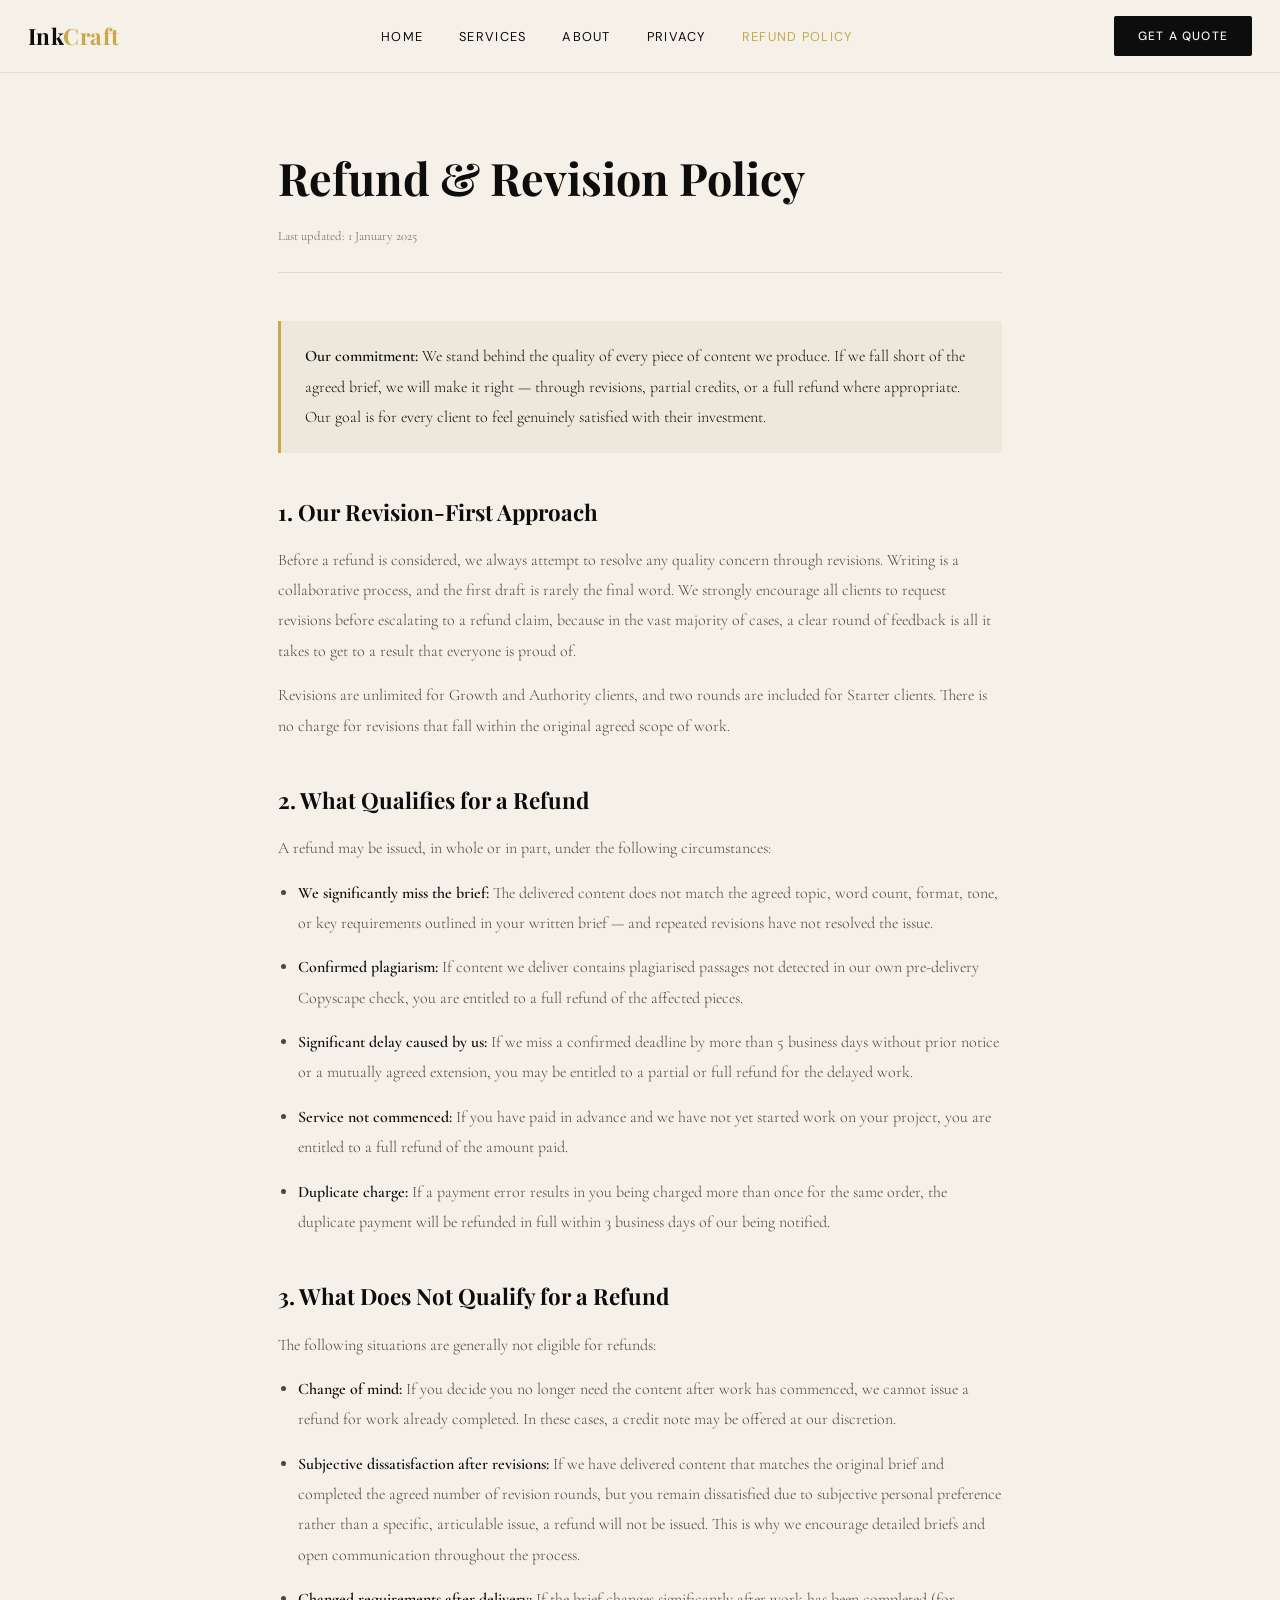
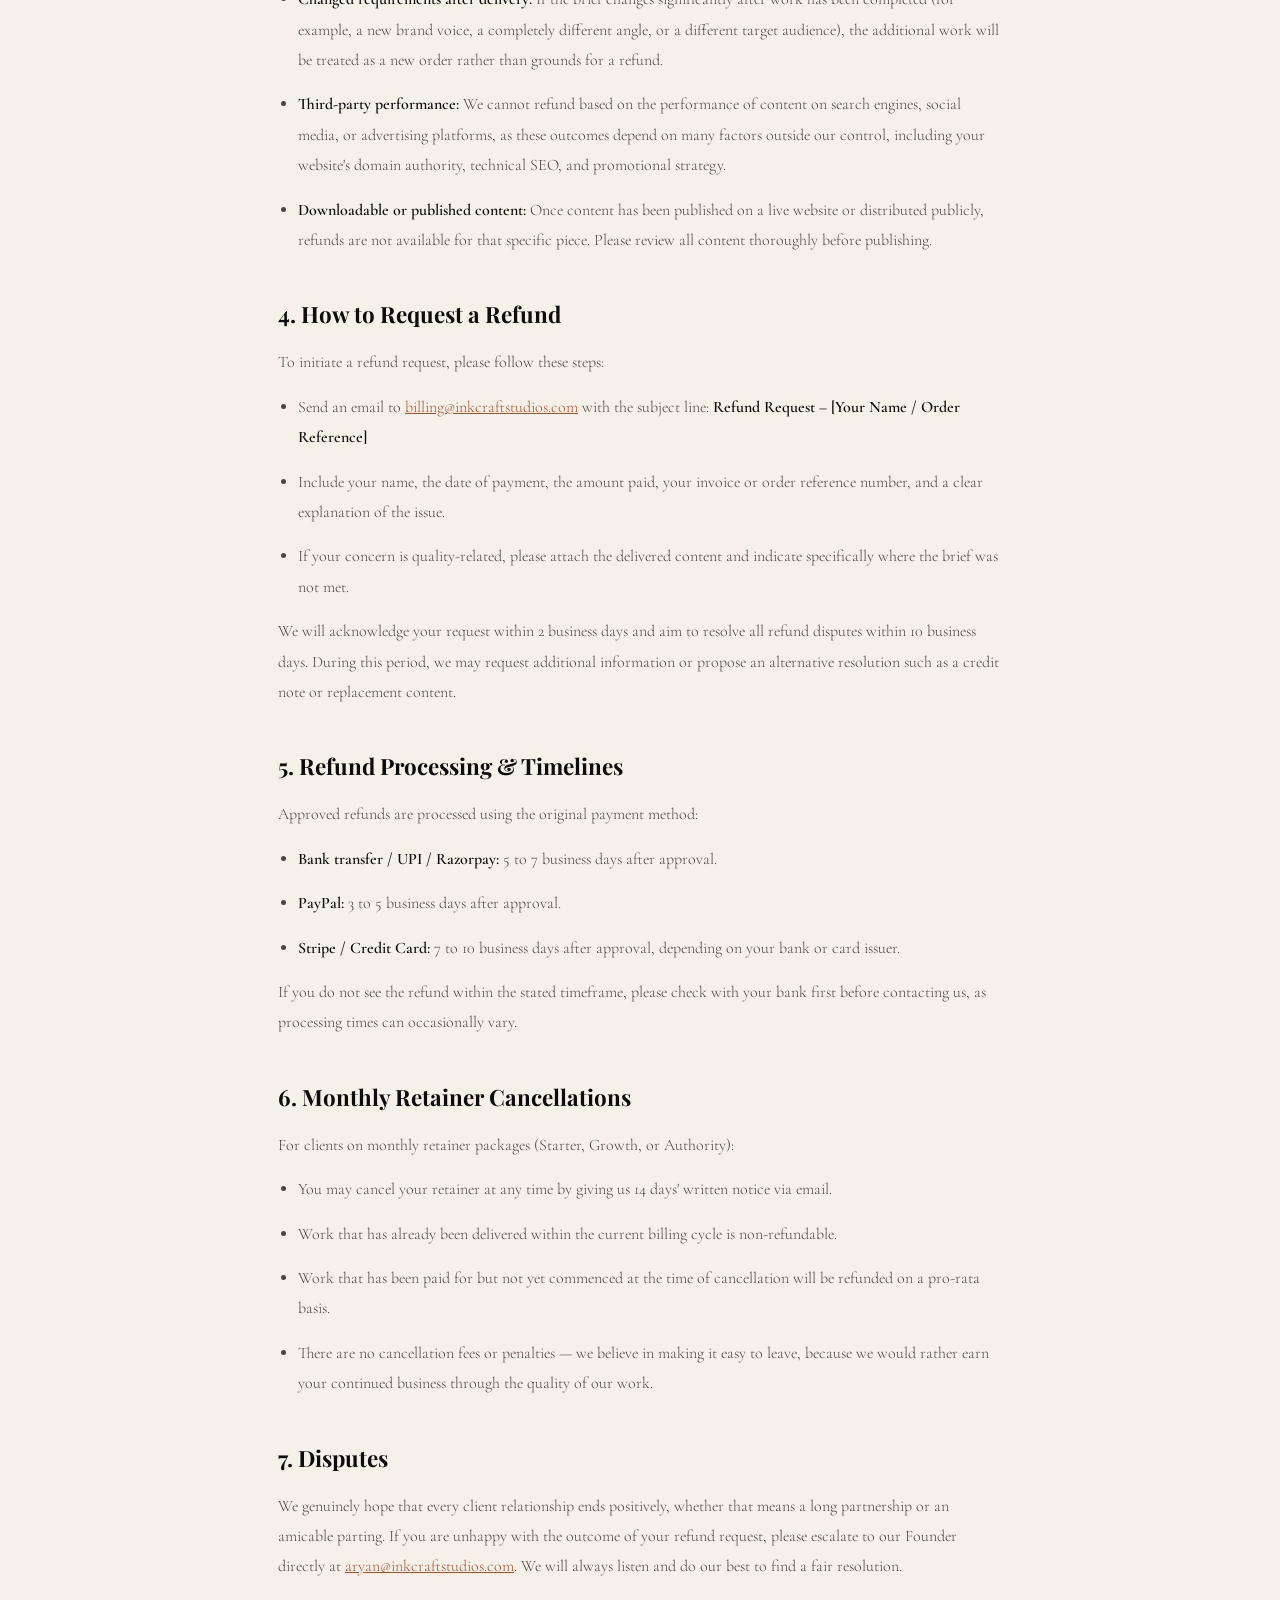
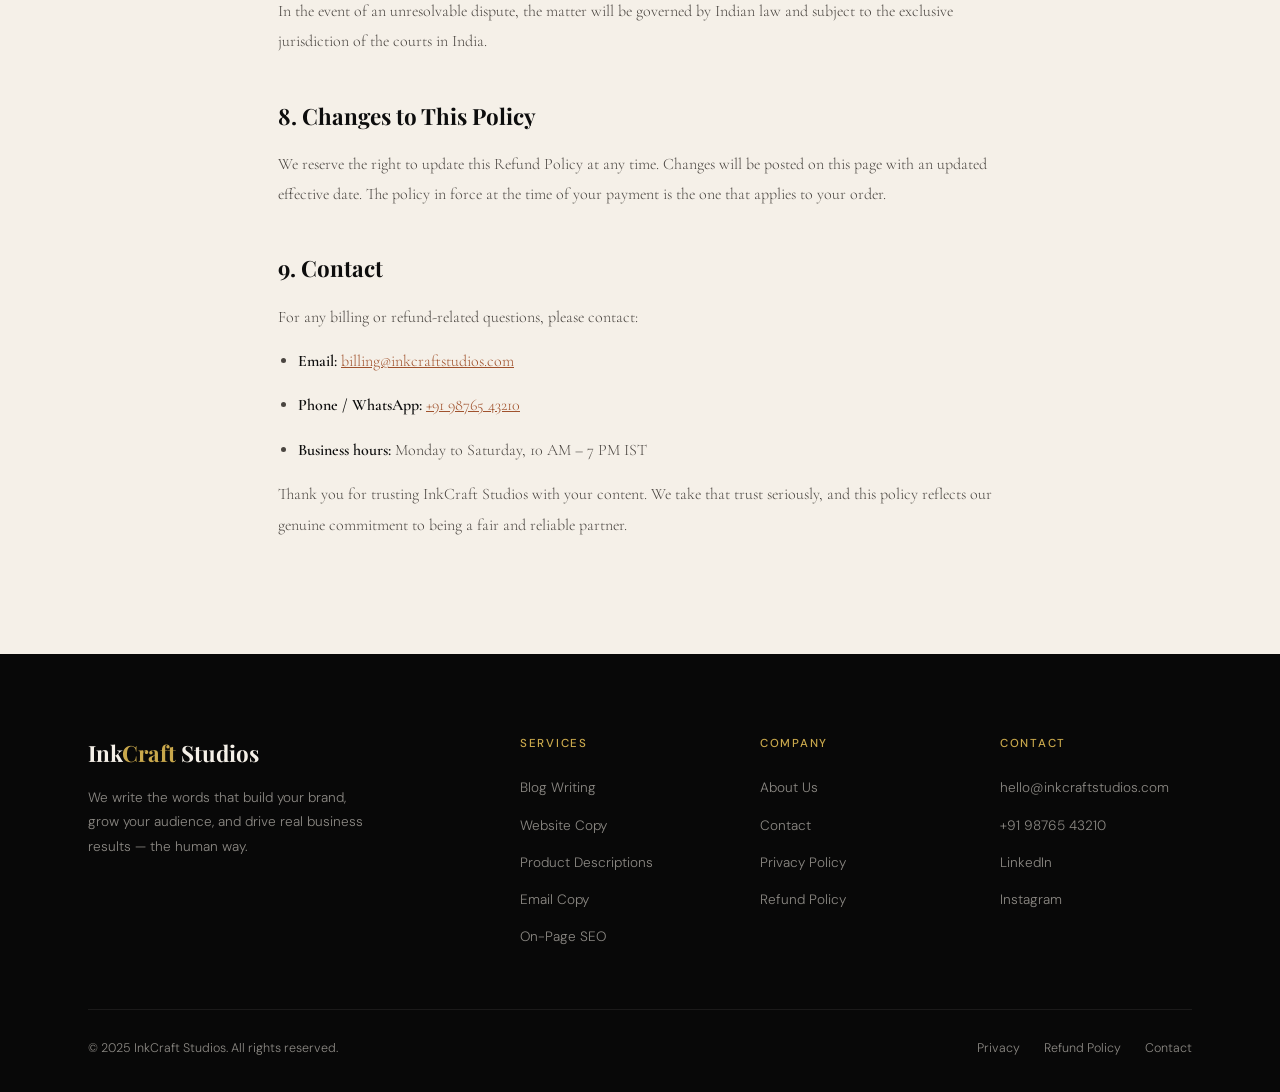
<file: refund.html>
<!DOCTYPE html>
<html lang="en">
<head>
  <meta charset="UTF-8" />
  <meta name="viewport" content="width=device-width, initial-scale=1.0" />
  <title>Refund Policy — InkCraft Studios</title>
  <meta name="description" content="InkCraft Studios Refund &amp; Revision Policy — we stand behind our work and want every client to be genuinely satisfied." />
  <link rel="stylesheet" href="style.css" />
</head>
<body class="light-page">

  <!-- ══ NAVBAR ══════════════════════════════════════════════ -->
  <nav class="navbar light-nav">
    <a href="index.html" class="nav-logo">Ink<span>Craft</span></a>
    <ul class="nav-links">
      <li><a href="index.html">Home</a></li>
      <li><a href="services.html">Services</a></li>
      <li><a href="about.html">About</a></li>
      <li><a href="privacy.html">Privacy</a></li>
      <li><a href="refund.html">Refund Policy</a></li>
    </ul>
    <a href="services.html#contact" class="nav-cta">Get a Quote</a>
    <div class="hamburger" aria-label="Open menu" role="button" tabindex="0">
      <span></span><span></span><span></span>
    </div>
  </nav>

  <div class="mobile-menu" aria-hidden="true">
    <button class="mobile-close" aria-label="Close menu">✕</button>
    <a href="index.html">Home</a>
    <a href="services.html">Services</a>
    <a href="about.html">About</a>
    <a href="privacy.html">Privacy</a>
    <a href="refund.html">Refund Policy</a>
    <a href="services.html#contact" class="btn btn-primary">Get a Quote</a>
  </div>

  <!-- ══ CONTENT ══════════════════════════════════════════════ -->
  <article class="content-page">
    <h1>Refund &amp; Revision Policy</h1>
    <p class="updated">Last updated: 1 January 2025</p>

    <div class="highlight-box">
      <p><strong>Our commitment:</strong> We stand behind the quality of every piece of content we produce. If we fall short of the agreed brief, we will make it right — through revisions, partial credits, or a full refund where appropriate. Our goal is for every client to feel genuinely satisfied with their investment.</p>
    </div>

    <h2>1. Our Revision-First Approach</h2>
    <p>Before a refund is considered, we always attempt to resolve any quality concern through revisions. Writing is a collaborative process, and the first draft is rarely the final word. We strongly encourage all clients to request revisions before escalating to a refund claim, because in the vast majority of cases, a clear round of feedback is all it takes to get to a result that everyone is proud of.</p>
    <p>Revisions are unlimited for Growth and Authority clients, and two rounds are included for Starter clients. There is no charge for revisions that fall within the original agreed scope of work.</p>

    <h2>2. What Qualifies for a Refund</h2>
    <p>A refund may be issued, in whole or in part, under the following circumstances:</p>
    <ul>
      <li><strong>We significantly miss the brief:</strong> The delivered content does not match the agreed topic, word count, format, tone, or key requirements outlined in your written brief — and repeated revisions have not resolved the issue.</li>
      <li><strong>Confirmed plagiarism:</strong> If content we deliver contains plagiarised passages not detected in our own pre-delivery Copyscape check, you are entitled to a full refund of the affected pieces.</li>
      <li><strong>Significant delay caused by us:</strong> If we miss a confirmed deadline by more than 5 business days without prior notice or a mutually agreed extension, you may be entitled to a partial or full refund for the delayed work.</li>
      <li><strong>Service not commenced:</strong> If you have paid in advance and we have not yet started work on your project, you are entitled to a full refund of the amount paid.</li>
      <li><strong>Duplicate charge:</strong> If a payment error results in you being charged more than once for the same order, the duplicate payment will be refunded in full within 3 business days of our being notified.</li>
    </ul>

    <h2>3. What Does Not Qualify for a Refund</h2>
    <p>The following situations are generally not eligible for refunds:</p>
    <ul>
      <li><strong>Change of mind:</strong> If you decide you no longer need the content after work has commenced, we cannot issue a refund for work already completed. In these cases, a credit note may be offered at our discretion.</li>
      <li><strong>Subjective dissatisfaction after revisions:</strong> If we have delivered content that matches the original brief and completed the agreed number of revision rounds, but you remain dissatisfied due to subjective personal preference rather than a specific, articulable issue, a refund will not be issued. This is why we encourage detailed briefs and open communication throughout the process.</li>
      <li><strong>Changed requirements after delivery:</strong> If the brief changes significantly after work has been completed (for example, a new brand voice, a completely different angle, or a different target audience), the additional work will be treated as a new order rather than grounds for a refund.</li>
      <li><strong>Third-party performance:</strong> We cannot refund based on the performance of content on search engines, social media, or advertising platforms, as these outcomes depend on many factors outside our control, including your website's domain authority, technical SEO, and promotional strategy.</li>
      <li><strong>Downloadable or published content:</strong> Once content has been published on a live website or distributed publicly, refunds are not available for that specific piece. Please review all content thoroughly before publishing.</li>
    </ul>

    <h2>4. How to Request a Refund</h2>
    <p>To initiate a refund request, please follow these steps:</p>
    <ul>
      <li>Send an email to <a href="mailto:billing@inkcraftstudios.com">billing@inkcraftstudios.com</a> with the subject line: <strong>Refund Request – [Your Name / Order Reference]</strong></li>
      <li>Include your name, the date of payment, the amount paid, your invoice or order reference number, and a clear explanation of the issue.</li>
      <li>If your concern is quality-related, please attach the delivered content and indicate specifically where the brief was not met.</li>
    </ul>
    <p>We will acknowledge your request within 2 business days and aim to resolve all refund disputes within 10 business days. During this period, we may request additional information or propose an alternative resolution such as a credit note or replacement content.</p>

    <h2>5. Refund Processing &amp; Timelines</h2>
    <p>Approved refunds are processed using the original payment method:</p>
    <ul>
      <li><strong>Bank transfer / UPI / Razorpay:</strong> 5 to 7 business days after approval.</li>
      <li><strong>PayPal:</strong> 3 to 5 business days after approval.</li>
      <li><strong>Stripe / Credit Card:</strong> 7 to 10 business days after approval, depending on your bank or card issuer.</li>
    </ul>
    <p>If you do not see the refund within the stated timeframe, please check with your bank first before contacting us, as processing times can occasionally vary.</p>

    <h2>6. Monthly Retainer Cancellations</h2>
    <p>For clients on monthly retainer packages (Starter, Growth, or Authority):</p>
    <ul>
      <li>You may cancel your retainer at any time by giving us 14 days' written notice via email.</li>
      <li>Work that has already been delivered within the current billing cycle is non-refundable.</li>
      <li>Work that has been paid for but not yet commenced at the time of cancellation will be refunded on a pro-rata basis.</li>
      <li>There are no cancellation fees or penalties — we believe in making it easy to leave, because we would rather earn your continued business through the quality of our work.</li>
    </ul>

    <h2>7. Disputes</h2>
    <p>We genuinely hope that every client relationship ends positively, whether that means a long partnership or an amicable parting. If you are unhappy with the outcome of your refund request, please escalate to our Founder directly at <a href="mailto:aryan@inkcraftstudios.com">aryan@inkcraftstudios.com</a>. We will always listen and do our best to find a fair resolution.</p>
    <p>In the event of an unresolvable dispute, the matter will be governed by Indian law and subject to the exclusive jurisdiction of the courts in India.</p>

    <h2>8. Changes to This Policy</h2>
    <p>We reserve the right to update this Refund Policy at any time. Changes will be posted on this page with an updated effective date. The policy in force at the time of your payment is the one that applies to your order.</p>

    <h2>9. Contact</h2>
    <p>For any billing or refund-related questions, please contact:</p>
    <ul>
      <li><strong>Email:</strong> <a href="mailto:billing@inkcraftstudios.com">billing@inkcraftstudios.com</a></li>
      <li><strong>Phone / WhatsApp:</strong> <a href="tel:+919876543210">+91 98765 43210</a></li>
      <li><strong>Business hours:</strong> Monday to Saturday, 10 AM – 7 PM IST</li>
    </ul>
    <p>Thank you for trusting InkCraft Studios with your content. We take that trust seriously, and this policy reflects our genuine commitment to being a fair and reliable partner.</p>
  </article>

  <!-- ══ FOOTER ════════════════════════════════════════════════ -->
  <footer class="footer">
    <div class="container">
      <div class="footer-grid">
        <div class="footer-brand">
          <div class="footer-logo">Ink<span>Craft</span> Studios</div>
          <p>We write the words that build your brand, grow your audience, and drive real business results — the human way.</p>
        </div>
        <div class="footer-col">
          <h5>Services</h5>
          <ul>
            <li><a href="services.html">Blog Writing</a></li>
            <li><a href="services.html">Website Copy</a></li>
            <li><a href="services.html">Product Descriptions</a></li>
            <li><a href="services.html">Email Copy</a></li>
            <li><a href="services.html">On-Page SEO</a></li>
          </ul>
        </div>
        <div class="footer-col">
          <h5>Company</h5>
          <ul>
            <li><a href="about.html">About Us</a></li>
            <li><a href="services.html#contact">Contact</a></li>
            <li><a href="privacy.html">Privacy Policy</a></li>
            <li><a href="refund.html">Refund Policy</a></li>
          </ul>
        </div>
        <div class="footer-col">
          <h5>Contact</h5>
          <ul>
            <li><a href="mailto:hello@inkcraftstudios.com">hello@inkcraftstudios.com</a></li>
            <li><a href="tel:+919876543210">+91 98765 43210</a></li>
            <li><a href="#">LinkedIn</a></li>
            <li><a href="#">Instagram</a></li>
          </ul>
        </div>
      </div>
      <div class="footer-bottom">
        <p>© 2025 InkCraft Studios. All rights reserved.</p>
        <div class="footer-bottom-links">
          <a href="privacy.html">Privacy</a>
          <a href="refund.html">Refund Policy</a>
          <a href="services.html#contact">Contact</a>
        </div>
      </div>
    </div>
  </footer>

  <script src="main.js"></script>
</body>
</html>
</file>
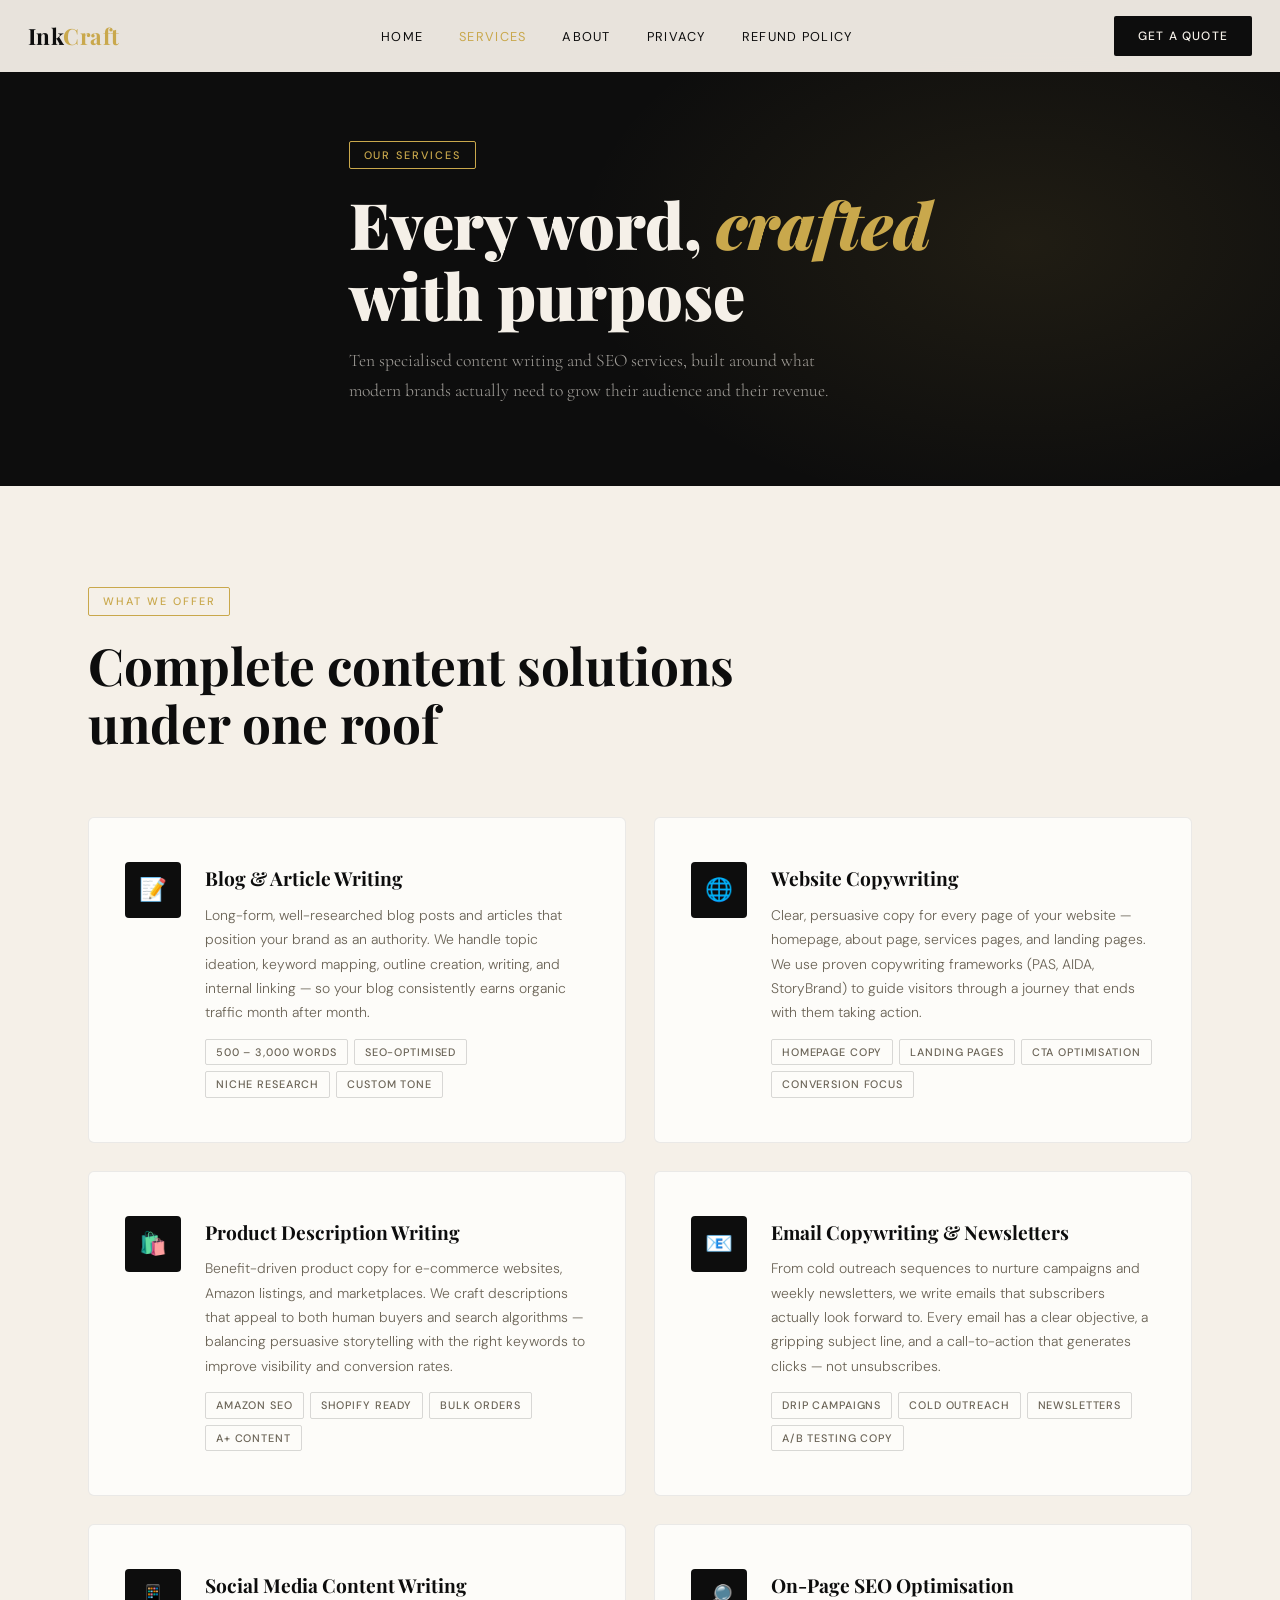
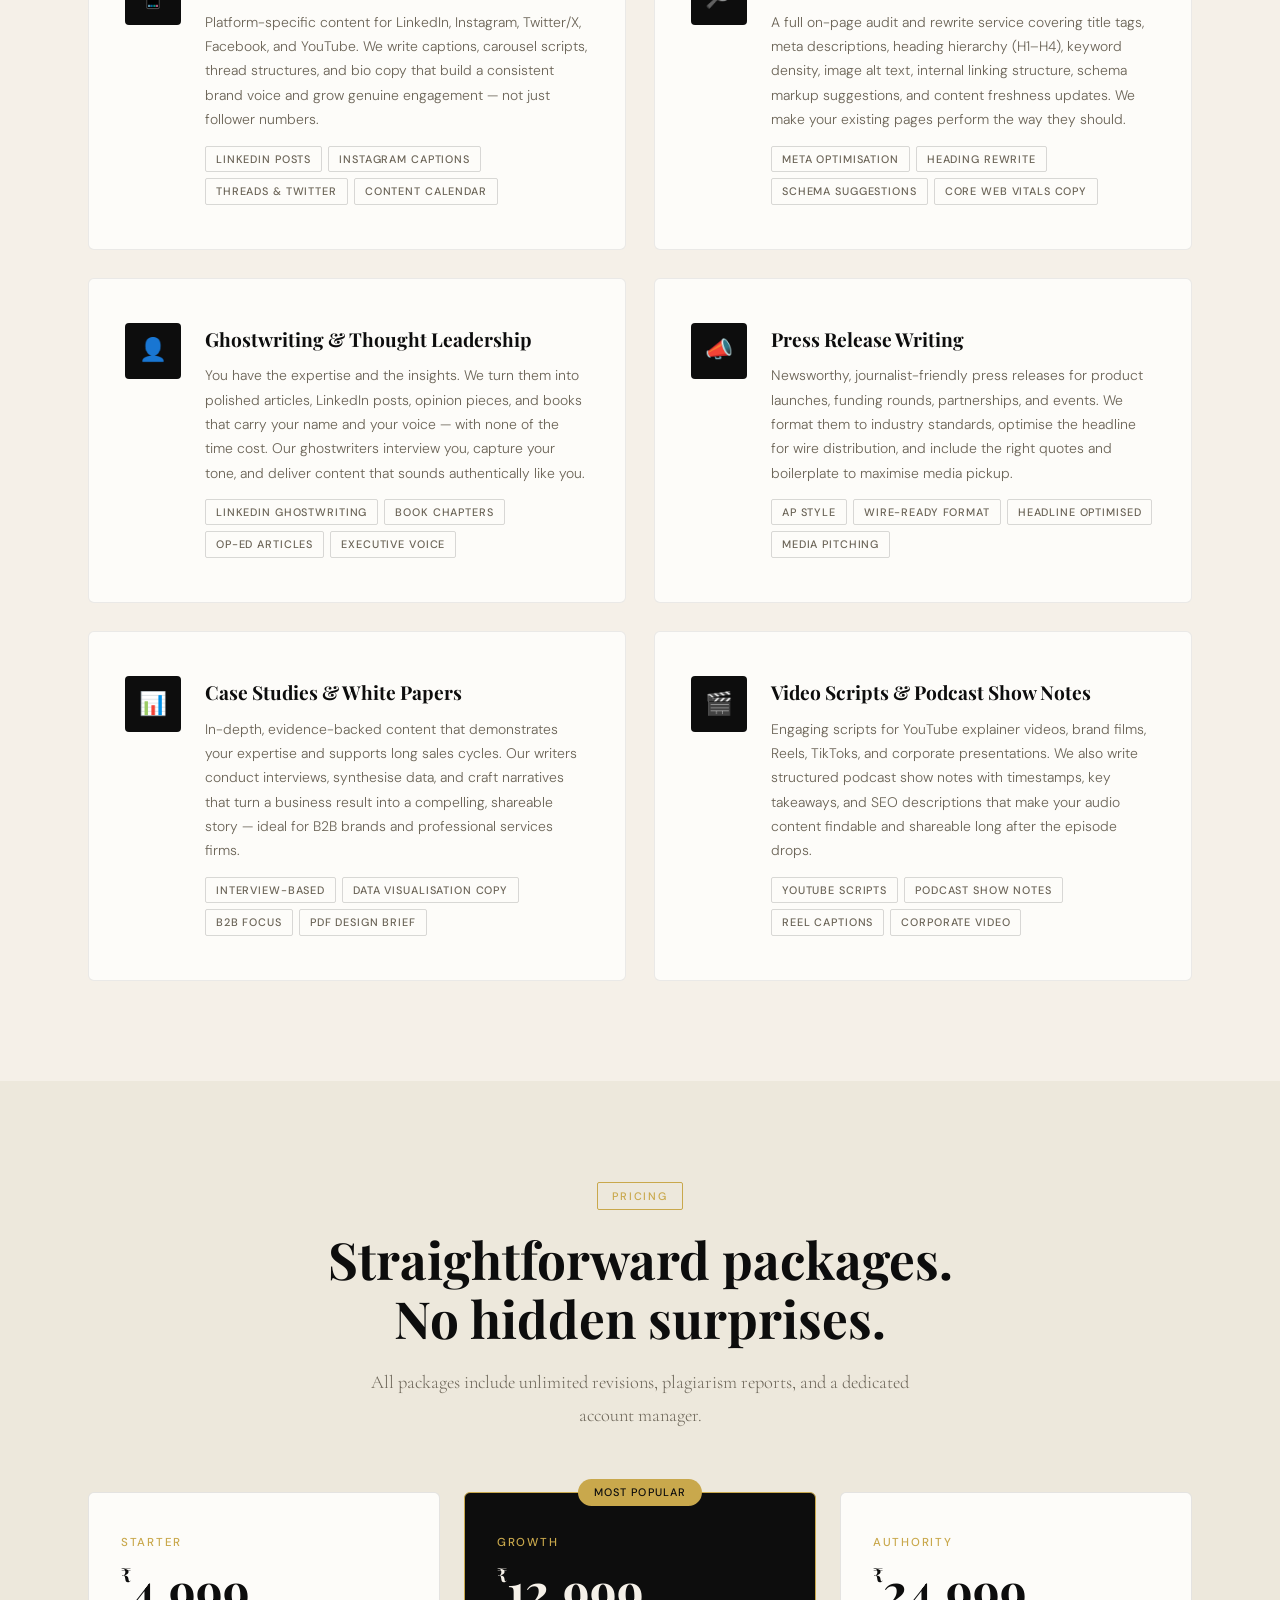
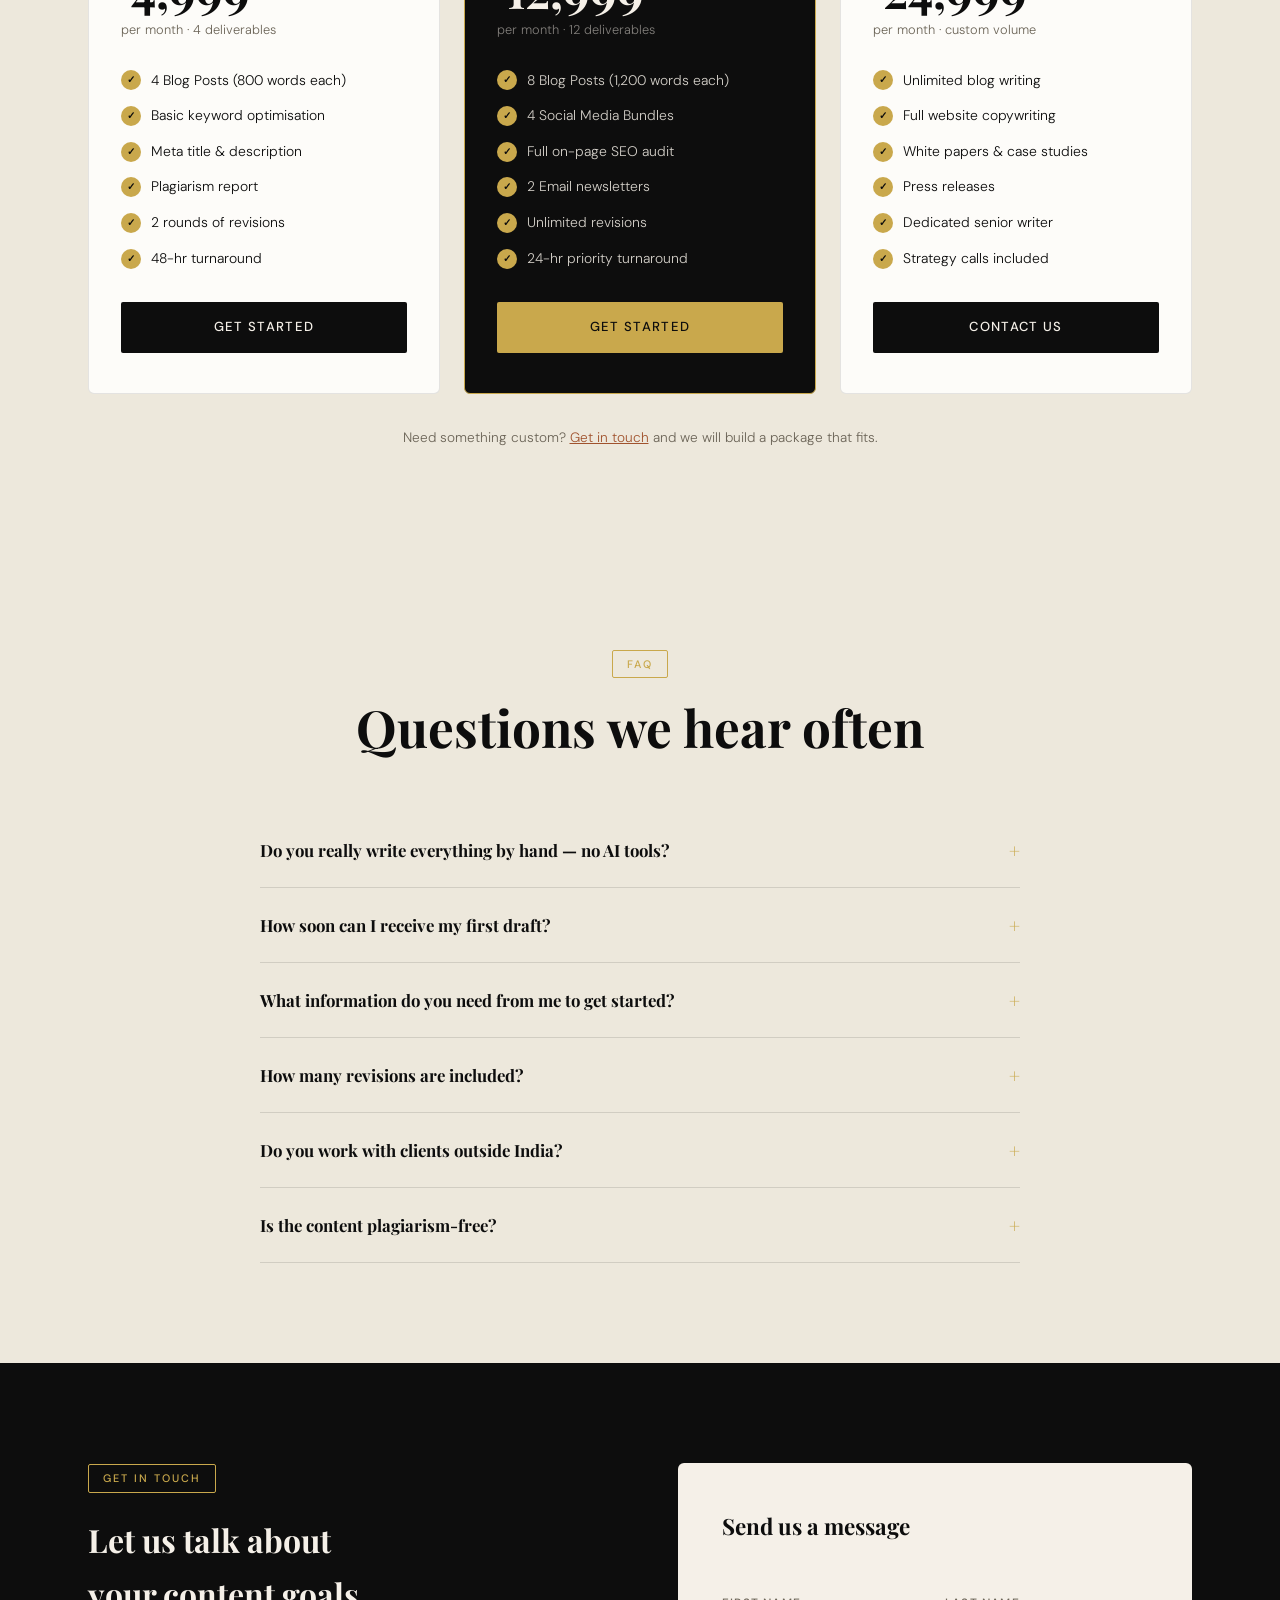
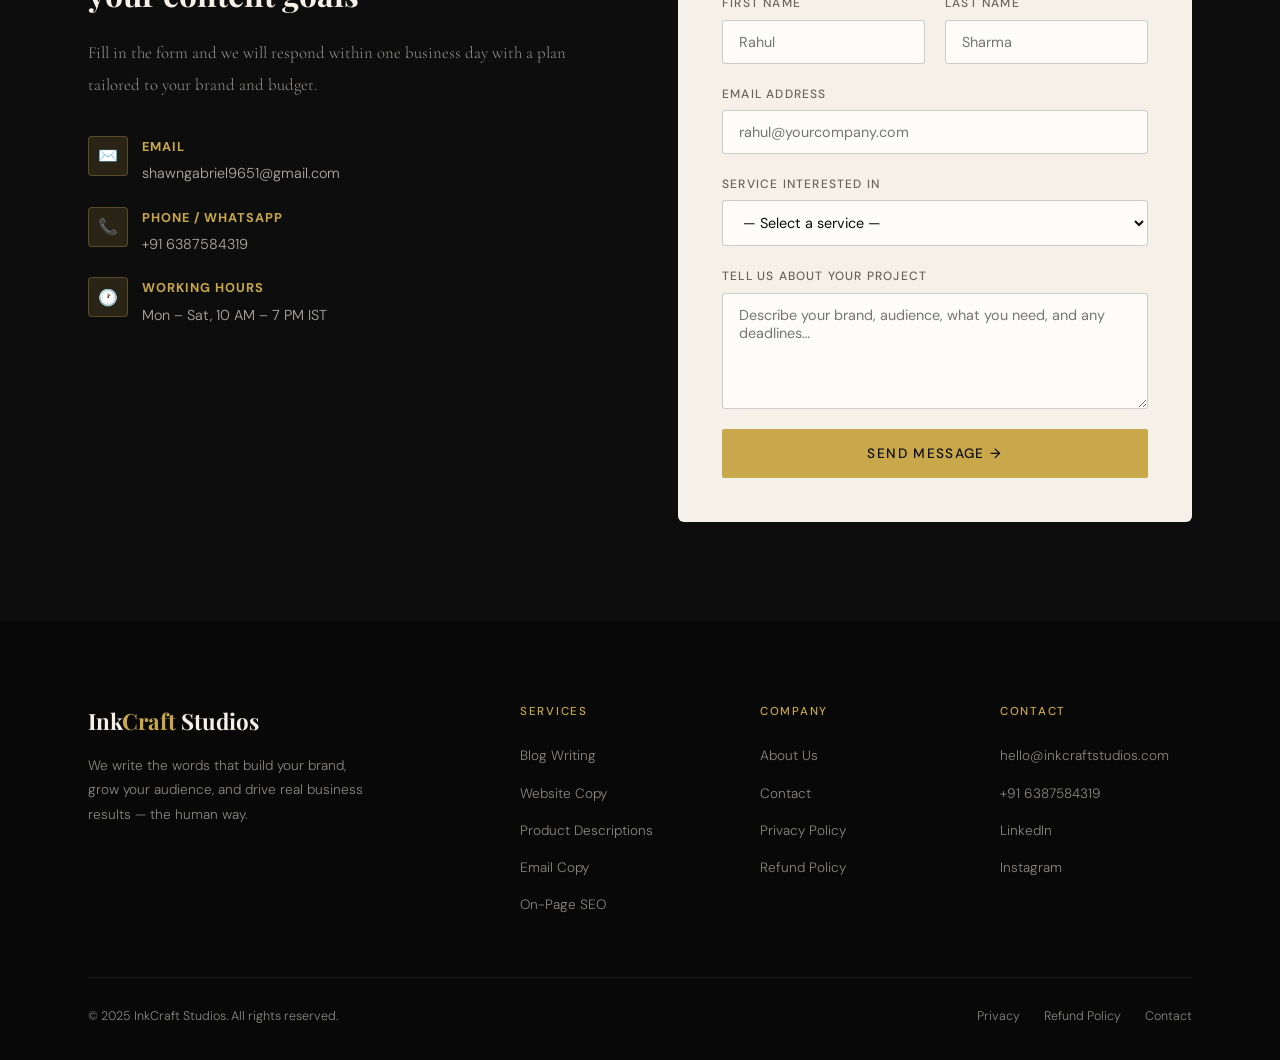
<file: services.html>
<!DOCTYPE html>
<html lang="en">
<head>
  <meta charset="UTF-8" />
  <meta name="viewport" content="width=device-width, initial-scale=1.0" />
  <title>Services — InkCraft Studios | Content Writing &amp; SEO</title>
  <meta name="description" content="Explore InkCraft Studios' full range of content writing services — blog posts, web copy, product descriptions, email campaigns, ghostwriting, press releases, on-page SEO, and more." />
  <link rel="stylesheet" href="style.css" />
  <style>
    /* FAQ accordion styles */
    .faq-section { padding: 100px 0; background: var(--warm); }
    .faq-list { max-width: 760px; margin: 56px auto 0; display: flex; flex-direction: column; gap: 0; }
    .faq-item { border-bottom: 1px solid rgba(13,13,13,0.12); }
    .faq-question {
      width: 100%; background: none; border: none; cursor: pointer;
      display: flex; justify-content: space-between; align-items: center;
      padding: 24px 0;
      font-family: var(--ff-head); font-size: 1.05rem; font-weight: 700;
      color: var(--ink); text-align: left; gap: 16px;
    }
    .faq-question .faq-icon { font-size: 1.2rem; transition: transform 0.3s; flex-shrink: 0; color: var(--gold); }
    .faq-item.open .faq-question .faq-icon { transform: rotate(45deg); }
    .faq-answer { max-height: 0; overflow: hidden; transition: max-height 0.4s ease; }
    .faq-answer p { padding: 0 0 24px; font-family: var(--ff-sub); font-size: 1rem; color: var(--muted); line-height: 1.85; }

    /* Contact section */
    .contact-section { padding: 100px 0; background: var(--ink); }
    .contact-grid { display: grid; grid-template-columns: 1fr 1fr; gap: 80px; align-items: start; margin-top: 0; }
    .contact-info h2 { font-family: var(--ff-head); font-size: 2rem; font-weight: 700; color: var(--cream); margin-bottom: 16px; }
    .contact-info p { font-family: var(--ff-sub); font-size: 1.05rem; color: rgba(245,240,232,0.6); line-height: 1.85; margin-bottom: 36px; }
    .contact-detail { display: flex; gap: 14px; align-items: flex-start; margin-bottom: 20px; }
    .contact-detail-icon { width: 40px; height: 40px; background: rgba(201,168,76,0.15); border: 1px solid rgba(201,168,76,0.3); border-radius: 4px; display: flex; align-items: center; justify-content: center; font-size: 1rem; flex-shrink: 0; }
    .contact-detail-text strong { display: block; font-size: 0.8rem; letter-spacing: 0.08em; text-transform: uppercase; color: var(--gold); margin-bottom: 2px; }
    .contact-detail-text span { font-size: 0.9rem; color: rgba(245,240,232,0.7); }
    .contact-form-box { background: var(--cream); border-radius: 6px; padding: 44px; }
    .contact-form-box h3 { font-family: var(--ff-head); font-size: 1.4rem; font-weight: 700; margin-bottom: 28px; }

    @media(max-width:768px){
      .contact-grid { grid-template-columns: 1fr; gap: 40px; }
    }
  </style>
</head>
<body class="light-page">

  <!-- ══ NAVBAR ══════════════════════════════════════════════ -->
  <nav class="navbar light-nav">
    <a href="index.html" class="nav-logo">Ink<span>Craft</span></a>
    <ul class="nav-links">
      <li><a href="index.html">Home</a></li>
      <li><a href="services.html">Services</a></li>
      <li><a href="about.html">About</a></li>
      <li><a href="privacy.html">Privacy</a></li>
      <li><a href="refund.html">Refund Policy</a></li>
    </ul>
    <a href="#contact" class="nav-cta">Get a Quote</a>
    <div class="hamburger" aria-label="Open menu" role="button" tabindex="0">
      <span></span><span></span><span></span>
    </div>
  </nav>

  <div class="mobile-menu" aria-hidden="true">
    <button class="mobile-close" aria-label="Close menu">✕</button>
    <a href="index.html">Home</a>
    <a href="services.html">Services</a>
    <a href="about.html">About</a>
    <a href="privacy.html">Privacy</a>
    <a href="refund.html">Refund Policy</a>
    <a href="#contact" class="btn btn-primary">Get a Quote</a>
  </div>

  <!-- ══ PAGE HERO ════════════════════════════════════════════ -->
  <section class="page-hero">
    <div class="page-hero-bg"></div>
    <div class="container page-hero-content">
      <span class="tag">Our Services</span>
      <h1>Every word, <em>crafted</em><br>with purpose</h1>
      <p>Ten specialised content writing and SEO services, built around what modern brands actually need to grow their audience and their revenue.</p>
    </div>
  </section>

  <!-- ══ ALL 10 SERVICES ═══════════════════════════════════════ -->
  <section class="section">
    <div class="container">
      <span class="tag">What We Offer</span>
      <h2 class="section-title">Complete content solutions<br>under one roof</h2>
      <div class="all-services-grid">

        <!-- 1 -->
        <div class="service-full-card reveal">
          <div class="sfc-icon">📝</div>
          <div class="sfc-body">
            <h3>Blog &amp; Article Writing</h3>
            <p>Long-form, well-researched blog posts and articles that position your brand as an authority. We handle topic ideation, keyword mapping, outline creation, writing, and internal linking — so your blog consistently earns organic traffic month after month.</p>
            <div class="sfc-tags">
              <span class="sfc-tag">500 – 3,000 words</span>
              <span class="sfc-tag">SEO-Optimised</span>
              <span class="sfc-tag">Niche Research</span>
              <span class="sfc-tag">Custom Tone</span>
            </div>
          </div>
        </div>

        <!-- 2 -->
        <div class="service-full-card reveal">
          <div class="sfc-icon">🌐</div>
          <div class="sfc-body">
            <h3>Website Copywriting</h3>
            <p>Clear, persuasive copy for every page of your website — homepage, about page, services pages, and landing pages. We use proven copywriting frameworks (PAS, AIDA, StoryBrand) to guide visitors through a journey that ends with them taking action.</p>
            <div class="sfc-tags">
              <span class="sfc-tag">Homepage Copy</span>
              <span class="sfc-tag">Landing Pages</span>
              <span class="sfc-tag">CTA Optimisation</span>
              <span class="sfc-tag">Conversion Focus</span>
            </div>
          </div>
        </div>

        <!-- 3 -->
        <div class="service-full-card reveal">
          <div class="sfc-icon">🛍️</div>
          <div class="sfc-body">
            <h3>Product Description Writing</h3>
            <p>Benefit-driven product copy for e-commerce websites, Amazon listings, and marketplaces. We craft descriptions that appeal to both human buyers and search algorithms — balancing persuasive storytelling with the right keywords to improve visibility and conversion rates.</p>
            <div class="sfc-tags">
              <span class="sfc-tag">Amazon SEO</span>
              <span class="sfc-tag">Shopify Ready</span>
              <span class="sfc-tag">Bulk Orders</span>
              <span class="sfc-tag">A+ Content</span>
            </div>
          </div>
        </div>

        <!-- 4 -->
        <div class="service-full-card reveal">
          <div class="sfc-icon">📧</div>
          <div class="sfc-body">
            <h3>Email Copywriting &amp; Newsletters</h3>
            <p>From cold outreach sequences to nurture campaigns and weekly newsletters, we write emails that subscribers actually look forward to. Every email has a clear objective, a gripping subject line, and a call-to-action that generates clicks — not unsubscribes.</p>
            <div class="sfc-tags">
              <span class="sfc-tag">Drip Campaigns</span>
              <span class="sfc-tag">Cold Outreach</span>
              <span class="sfc-tag">Newsletters</span>
              <span class="sfc-tag">A/B Testing Copy</span>
            </div>
          </div>
        </div>

        <!-- 5 -->
        <div class="service-full-card reveal">
          <div class="sfc-icon">📱</div>
          <div class="sfc-body">
            <h3>Social Media Content Writing</h3>
            <p>Platform-specific content for LinkedIn, Instagram, Twitter/X, Facebook, and YouTube. We write captions, carousel scripts, thread structures, and bio copy that build a consistent brand voice and grow genuine engagement — not just follower numbers.</p>
            <div class="sfc-tags">
              <span class="sfc-tag">LinkedIn Posts</span>
              <span class="sfc-tag">Instagram Captions</span>
              <span class="sfc-tag">Threads &amp; Twitter</span>
              <span class="sfc-tag">Content Calendar</span>
            </div>
          </div>
        </div>

        <!-- 6 -->
        <div class="service-full-card reveal">
          <div class="sfc-icon">🔎</div>
          <div class="sfc-body">
            <h3>On-Page SEO Optimisation</h3>
            <p>A full on-page audit and rewrite service covering title tags, meta descriptions, heading hierarchy (H1–H4), keyword density, image alt text, internal linking structure, schema markup suggestions, and content freshness updates. We make your existing pages perform the way they should.</p>
            <div class="sfc-tags">
              <span class="sfc-tag">Meta Optimisation</span>
              <span class="sfc-tag">Heading Rewrite</span>
              <span class="sfc-tag">Schema Suggestions</span>
              <span class="sfc-tag">Core Web Vitals Copy</span>
            </div>
          </div>
        </div>

        <!-- 7 -->
        <div class="service-full-card reveal">
          <div class="sfc-icon">👤</div>
          <div class="sfc-body">
            <h3>Ghostwriting &amp; Thought Leadership</h3>
            <p>You have the expertise and the insights. We turn them into polished articles, LinkedIn posts, opinion pieces, and books that carry your name and your voice — with none of the time cost. Our ghostwriters interview you, capture your tone, and deliver content that sounds authentically like you.</p>
            <div class="sfc-tags">
              <span class="sfc-tag">LinkedIn Ghostwriting</span>
              <span class="sfc-tag">Book Chapters</span>
              <span class="sfc-tag">Op-Ed Articles</span>
              <span class="sfc-tag">Executive Voice</span>
            </div>
          </div>
        </div>

        <!-- 8 -->
        <div class="service-full-card reveal">
          <div class="sfc-icon">📣</div>
          <div class="sfc-body">
            <h3>Press Release Writing</h3>
            <p>Newsworthy, journalist-friendly press releases for product launches, funding rounds, partnerships, and events. We format them to industry standards, optimise the headline for wire distribution, and include the right quotes and boilerplate to maximise media pickup.</p>
            <div class="sfc-tags">
              <span class="sfc-tag">AP Style</span>
              <span class="sfc-tag">Wire-Ready Format</span>
              <span class="sfc-tag">Headline Optimised</span>
              <span class="sfc-tag">Media Pitching</span>
            </div>
          </div>
        </div>

        <!-- 9 -->
        <div class="service-full-card reveal">
          <div class="sfc-icon">📊</div>
          <div class="sfc-body">
            <h3>Case Studies &amp; White Papers</h3>
            <p>In-depth, evidence-backed content that demonstrates your expertise and supports long sales cycles. Our writers conduct interviews, synthesise data, and craft narratives that turn a business result into a compelling, shareable story — ideal for B2B brands and professional services firms.</p>
            <div class="sfc-tags">
              <span class="sfc-tag">Interview-Based</span>
              <span class="sfc-tag">Data Visualisation Copy</span>
              <span class="sfc-tag">B2B Focus</span>
              <span class="sfc-tag">PDF Design Brief</span>
            </div>
          </div>
        </div>

        <!-- 10 -->
        <div class="service-full-card reveal">
          <div class="sfc-icon">🎬</div>
          <div class="sfc-body">
            <h3>Video Scripts &amp; Podcast Show Notes</h3>
            <p>Engaging scripts for YouTube explainer videos, brand films, Reels, TikToks, and corporate presentations. We also write structured podcast show notes with timestamps, key takeaways, and SEO descriptions that make your audio content findable and shareable long after the episode drops.</p>
            <div class="sfc-tags">
              <span class="sfc-tag">YouTube Scripts</span>
              <span class="sfc-tag">Podcast Show Notes</span>
              <span class="sfc-tag">Reel Captions</span>
              <span class="sfc-tag">Corporate Video</span>
            </div>
          </div>
        </div>

      </div>
    </div>
  </section>

  <!-- ══ PRICING ═══════════════════════════════════════════════ -->
  <section class="section section--warm">
    <div class="container">
      <div style="text-align:center">
        <span class="tag">Pricing</span>
        <h2 class="section-title reveal">Straightforward packages.<br>No hidden surprises.</h2>
        <p class="section-subtitle reveal" style="margin: 0 auto; text-align:center;">
          All packages include unlimited revisions, plagiarism reports, and a dedicated account manager.
        </p>
      </div>
      <div class="pricing-grid">

        <div class="pricing-card reveal">
          <p class="pricing-plan">Starter</p>
          <div class="pricing-price"><sup>₹</sup>4,999</div>
          <p class="pricing-period">per month · 4 deliverables</p>
          <div class="pricing-features">
            <div class="pricing-feature">4 Blog Posts (800 words each)</div>
            <div class="pricing-feature">Basic keyword optimisation</div>
            <div class="pricing-feature">Meta title &amp; description</div>
            <div class="pricing-feature">Plagiarism report</div>
            <div class="pricing-feature">2 rounds of revisions</div>
            <div class="pricing-feature">48-hr turnaround</div>
          </div>
          <a href="#contact" class="btn btn-dark" style="width:100%;text-align:center;">Get Started</a>
        </div>

        <div class="pricing-card pricing-card--featured reveal">
          <div class="pricing-badge">Most Popular</div>
          <p class="pricing-plan">Growth</p>
          <div class="pricing-price"><sup>₹</sup>12,999</div>
          <p class="pricing-period">per month · 12 deliverables</p>
          <div class="pricing-features">
            <div class="pricing-feature">8 Blog Posts (1,200 words each)</div>
            <div class="pricing-feature">4 Social Media Bundles</div>
            <div class="pricing-feature">Full on-page SEO audit</div>
            <div class="pricing-feature">2 Email newsletters</div>
            <div class="pricing-feature">Unlimited revisions</div>
            <div class="pricing-feature">24-hr priority turnaround</div>
          </div>
          <a href="#contact" class="btn btn-primary" style="width:100%;text-align:center;">Get Started</a>
        </div>

        <div class="pricing-card reveal">
          <p class="pricing-plan">Authority</p>
          <div class="pricing-price"><sup>₹</sup>24,999</div>
          <p class="pricing-period">per month · custom volume</p>
          <div class="pricing-features">
            <div class="pricing-feature">Unlimited blog writing</div>
            <div class="pricing-feature">Full website copywriting</div>
            <div class="pricing-feature">White papers &amp; case studies</div>
            <div class="pricing-feature">Press releases</div>
            <div class="pricing-feature">Dedicated senior writer</div>
            <div class="pricing-feature">Strategy calls included</div>
          </div>
          <a href="#contact" class="btn btn-dark" style="width:100%;text-align:center;">Contact Us</a>
        </div>

      </div>
      <p style="text-align:center; margin-top:32px; font-size:0.85rem; color:var(--muted);">
        Need something custom? <a href="#contact" style="color:var(--rust);text-decoration:underline;">Get in touch</a> and we will build a package that fits.
      </p>
    </div>
  </section>

  <!-- ══ FAQ ═══════════════════════════════════════════════════ -->
  <section class="faq-section">
    <div class="container">
      <div style="text-align:center">
        <span class="tag">FAQ</span>
        <h2 class="section-title reveal">Questions we hear often</h2>
      </div>
      <div class="faq-list">

        <div class="faq-item">
          <button class="faq-question">
            Do you really write everything by hand — no AI tools?
            <span class="faq-icon">+</span>
          </button>
          <div class="faq-answer">
            <p>Yes, absolutely. Every piece of content that leaves our studio is written by a trained human writer. We do not use ChatGPT, Jasper, or any other AI generation tool in our writing process. We rely on original research, industry reading, and craft. Our clients pay for genuine human expertise — and that is precisely what they receive.</p>
          </div>
        </div>

        <div class="faq-item">
          <button class="faq-question">
            How soon can I receive my first draft?
            <span class="faq-icon">+</span>
          </button>
          <div class="faq-answer">
            <p>Standard turnaround for most pieces is 48 to 72 hours from the moment we receive your brief and any reference materials. Growth and Authority clients receive priority 24-hour turnaround. For urgent same-day requests, please reach out directly and we will do our best to accommodate.</p>
          </div>
        </div>

        <div class="faq-item">
          <button class="faq-question">
            What information do you need from me to get started?
            <span class="faq-icon">+</span>
          </button>
          <div class="faq-answer">
            <p>A good brief covers: the topic or goal of the piece, your target audience, your preferred tone (professional, conversational, bold, etc.), any keywords you want included, competitor links or examples you admire, and the word count you need. We also send you a short questionnaire when you sign up to make sure nothing is missed.</p>
          </div>
        </div>

        <div class="faq-item">
          <button class="faq-question">
            How many revisions are included?
            <span class="faq-icon">+</span>
          </button>
          <div class="faq-answer">
            <p>Growth and Authority clients get unlimited revisions — we revise until you are genuinely happy. Starter clients get two rounds. If after two rounds you still feel something is off, reach out and we will sort it; we do not want any client walking away unsatisfied with their content.</p>
          </div>
        </div>

        <div class="faq-item">
          <button class="faq-question">
            Do you work with clients outside India?
            <span class="faq-icon">+</span>
          </button>
          <div class="faq-answer">
            <p>Absolutely. We work with clients across the UK, USA, UAE, Australia, Singapore, and beyond. Our writers have experience creating content for English-speaking audiences in different regional markets. International invoicing and payment via Stripe, PayPal, or wire transfer are all supported.</p>
          </div>
        </div>

        <div class="faq-item">
          <button class="faq-question">
            Is the content plagiarism-free?
            <span class="faq-icon">+</span>
          </button>
          <div class="faq-answer">
            <p>Every deliverable is run through Copyscape before it reaches you. We provide the plagiarism report alongside the content. Our writers work from original research and never copy or paraphrase other published work without full attribution, so the score is always clean.</p>
          </div>
        </div>

      </div>
    </div>
  </section>

  <!-- ══ CONTACT ═══════════════════════════════════════════════ -->
  <section class="contact-section" id="contact">
    <div class="container">
      <div class="contact-grid">
        <div class="contact-info">
          <span class="tag">Get in Touch</span>
          <h2>Let us talk about<br>your content goals</h2>
          <p>Fill in the form and we will respond within one business day with a plan tailored to your brand and budget.</p>

          <div class="contact-detail">
            <div class="contact-detail-icon">✉️</div>
            <div class="contact-detail-text">
              <strong>Email</strong>
              <span>shawngabriel9651@gmail.com</span>
            </div>
          </div>
          <div class="contact-detail">
            <div class="contact-detail-icon">📞</div>
            <div class="contact-detail-text">
              <strong>Phone / WhatsApp</strong>
              <span>+91 6387584319</span>
            </div>
          </div>
          <div class="contact-detail">
            <div class="contact-detail-icon">🕐</div>
            <div class="contact-detail-text">
              <strong>Working Hours</strong>
              <span>Mon – Sat, 10 AM – 7 PM IST</span>
            </div>
          </div>
        </div>

        <div class="contact-form-box reveal">
          <h3>Send us a message</h3>
          <form class="contact-form" id="contactForm" novalidate>
            <div class="form-group">
              <label for="fname">First Name</label>
              <input type="text" id="fname" name="fname" placeholder="Rahul" required />
            </div>
            <div class="form-group">
              <label for="lname">Last Name</label>
              <input type="text" id="lname" name="lname" placeholder="Sharma" required />
            </div>
            <div class="form-group full">
              <label for="email">Email Address</label>
              <input type="email" id="email" name="email" placeholder="rahul@yourcompany.com" required />
            </div>
            <div class="form-group full">
              <label for="service">Service Interested In</label>
              <select id="service" name="service">
                <option value="">— Select a service —</option>
                <option>Blog &amp; Article Writing</option>
                <option>Website Copywriting</option>
                <option>Product Description Writing</option>
                <option>Email Copywriting</option>
                <option>Social Media Content</option>
                <option>On-Page SEO Optimisation</option>
                <option>Ghostwriting</option>
                <option>Press Release Writing</option>
                <option>Case Studies &amp; White Papers</option>
                <option>Video Scripts &amp; Podcast Notes</option>
                <option>Multiple / Custom Package</option>
              </select>
            </div>
            <div class="form-group full">
              <label for="message">Tell us about your project</label>
              <textarea id="message" name="message" rows="5" placeholder="Describe your brand, audience, what you need, and any deadlines…"></textarea>
            </div>
            <div class="full">
              <button type="submit" class="btn btn-primary" style="width:100%;font-size:0.85rem;padding:16px;">
                Send Message →
              </button>
            </div>
          </form>
        </div>
      </div>
    </div>
  </section>

  <!-- ══ FOOTER ════════════════════════════════════════════════ -->
  <footer class="footer">
    <div class="container">
      <div class="footer-grid">
        <div class="footer-brand">
          <div class="footer-logo">Ink<span>Craft</span> Studios</div>
          <p>We write the words that build your brand, grow your audience, and drive real business results — the human way.</p>
        </div>
        <div class="footer-col">
          <h5>Services</h5>
          <ul>
            <li><a href="services.html">Blog Writing</a></li>
            <li><a href="services.html">Website Copy</a></li>
            <li><a href="services.html">Product Descriptions</a></li>
            <li><a href="services.html">Email Copy</a></li>
            <li><a href="services.html">On-Page SEO</a></li>
          </ul>
        </div>
        <div class="footer-col">
          <h5>Company</h5>
          <ul>
            <li><a href="about.html">About Us</a></li>
            <li><a href="#contact">Contact</a></li>
            <li><a href="privacy.html">Privacy Policy</a></li>
            <li><a href="refund.html">Refund Policy</a></li>
          </ul>
        </div>
        <div class="footer-col">
          <h5>Contact</h5>
          <ul>
            <li><a href="mailto:hello@inkcraftstudios.com">hello@inkcraftstudios.com</a></li>
            <li><a href="tel:+91 98765 43210">+91 6387584319</a></li>
            <li><a href="#">LinkedIn</a></li>
            <li><a href="#">Instagram</a></li>
          </ul>
        </div>
      </div>
      <div class="footer-bottom">
        <p>© 2025 InkCraft Studios. All rights reserved.</p>
        <div class="footer-bottom-links">
          <a href="privacy.html">Privacy</a>
          <a href="refund.html">Refund Policy</a>
          <a href="#contact">Contact</a>
        </div>
      </div>
    </div>
  </footer>

  <script src="main.js"></script>
</body>
</html>
</file>
<file: style.css>
/* ============================================================
   INKCRAFT STUDIOS — GLOBAL STYLESHEET
   Aesthetic: Editorial luxury — deep ink, warm cream, gold accents
   ============================================================ */

@import url('https://fonts.googleapis.com/css2?family=Playfair+Display:ital,wght@0,400;0,700;0,900;1,400;1,700&family=Cormorant+Garamond:ital,wght@0,300;0,400;0,600;1,300;1,400&family=DM+Sans:wght@300;400;500&display=swap');

/* ── CSS Variables ─────────────────────────────────────────── */
:root {
  --ink:      #0d0d0d;
  --cream:    #f5f0e8;
  --warm:     #ede8dc;
  --gold:     #c9a84c;
  --gold-lt:  #e2c97e;
  --rust:     #a0522d;
  --muted:    #6b6457;
  --white:    #fdfcf9;

  --ff-head:  'Playfair Display', Georgia, serif;
  --ff-sub:   'Cormorant Garamond', Georgia, serif;
  --ff-body:  'DM Sans', sans-serif;

  --ease:     cubic-bezier(0.25, 0.46, 0.45, 0.94);
  --shadow:   0 8px 40px rgba(13,13,13,0.10);
  --shadow-lg:0 20px 60px rgba(13,13,13,0.18);
}

/* ── Reset ─────────────────────────────────────────────────── */
*, *::before, *::after { box-sizing: border-box; margin: 0; padding: 0; }
html { scroll-behavior: smooth; font-size: 16px; }
body {
  background: var(--cream);
  color: var(--ink);
  font-family: var(--ff-body);
  font-weight: 300;
  line-height: 1.7;
  overflow-x: hidden;
}
img { max-width: 100%; display: block; }
a { color: inherit; text-decoration: none; }
ul { list-style: none; }

/* ── Scrollbar ──────────────────────────────────────────────── */
::-webkit-scrollbar { width: 6px; }
::-webkit-scrollbar-track { background: var(--cream); }
::-webkit-scrollbar-thumb { background: var(--gold); border-radius: 3px; }

/* ── Selection ──────────────────────────────────────────────── */
::selection { background: var(--gold); color: var(--ink); }

/* ── Utility ────────────────────────────────────────────────── */
.container { max-width: 1160px; margin: 0 auto; padding: 0 28px; }
.section    { padding: 100px 0; }
.section--dark { background: var(--ink); color: var(--cream); }
.section--warm { background: var(--warm); }

.tag {
  display: inline-block;
  font-family: var(--ff-body);
  font-size: 0.68rem;
  font-weight: 500;
  letter-spacing: 0.18em;
  text-transform: uppercase;
  color: var(--gold);
  border: 1px solid var(--gold);
  padding: 4px 14px;
  border-radius: 2px;
  margin-bottom: 20px;
}

.section-title {
  font-family: var(--ff-head);
  font-size: clamp(2rem, 4vw, 3.2rem);
  font-weight: 700;
  line-height: 1.15;
  margin-bottom: 18px;
}

.section-subtitle {
  font-family: var(--ff-sub);
  font-size: 1.15rem;
  color: var(--muted);
  max-width: 560px;
  line-height: 1.8;
}

/* ── Buttons ────────────────────────────────────────────────── */
.btn {
  display: inline-block;
  padding: 14px 34px;
  border-radius: 2px;
  font-family: var(--ff-body);
  font-size: 0.82rem;
  font-weight: 500;
  letter-spacing: 0.1em;
  text-transform: uppercase;
  cursor: pointer;
  transition: all 0.3s var(--ease);
  border: none;
}

.btn-primary {
  background: var(--gold);
  color: var(--ink);
}
.btn-primary:hover {
  background: var(--gold-lt);
  transform: translateY(-2px);
  box-shadow: 0 8px 24px rgba(201,168,76,0.35);
}

.btn-outline {
  background: transparent;
  color: var(--cream);
  border: 1px solid rgba(245,240,232,0.4);
}
.btn-outline:hover {
  border-color: var(--gold);
  color: var(--gold);
  transform: translateY(-2px);
}

.btn-dark {
  background: var(--ink);
  color: var(--cream);
}
.btn-dark:hover {
  background: #1a1a1a;
  transform: translateY(-2px);
  box-shadow: var(--shadow);
}

/* ── Navigation ─────────────────────────────────────────────── */
.navbar {
  position: fixed;
  top: 0; left: 0; right: 0;
  z-index: 1000;
  padding: 0 28px;
  height: 72px;
  display: flex;
  align-items: center;
  justify-content: space-between;
  transition: all 0.4s var(--ease);
}

.navbar.scrolled {
  background: rgba(13,13,13,0.96);
  backdrop-filter: blur(12px);
  box-shadow: 0 2px 20px rgba(0,0,0,0.3);
}

.navbar.light-nav {
  background: rgba(245,240,232,0.95);
  backdrop-filter: blur(12px);
  box-shadow: 0 1px 0 rgba(13,13,13,0.08);
}

.navbar.light-nav .nav-logo { color: var(--ink); }
.navbar.light-nav .nav-logo span { color: var(--gold); }
.navbar.light-nav .nav-links a { color: var(--ink); }
.navbar.light-nav .nav-links a:hover { color: var(--gold); }
.navbar.light-nav .nav-cta { background: var(--ink); color: var(--cream); }
.navbar.light-nav .hamburger span { background: var(--ink); }

.nav-logo {
  font-family: var(--ff-head);
  font-size: 1.4rem;
  font-weight: 700;
  color: var(--cream);
  letter-spacing: 0.02em;
}
.nav-logo span { color: var(--gold); }

.nav-links {
  display: flex;
  gap: 36px;
  align-items: center;
}
.nav-links a {
  font-size: 0.8rem;
  font-weight: 400;
  letter-spacing: 0.1em;
  text-transform: uppercase;
  color: rgba(245,240,232,0.85);
  transition: color 0.25s;
  position: relative;
}
.nav-links a::after {
  content: '';
  position: absolute;
  bottom: -4px; left: 0;
  width: 0; height: 1px;
  background: var(--gold);
  transition: width 0.3s var(--ease);
}
.nav-links a:hover { color: var(--gold); }
.nav-links a:hover::after { width: 100%; }

.nav-cta {
  font-size: 0.75rem;
  font-weight: 500;
  letter-spacing: 0.1em;
  text-transform: uppercase;
  padding: 10px 24px;
  background: var(--gold);
  color: var(--ink);
  border-radius: 2px;
  transition: all 0.3s var(--ease);
}
.nav-cta:hover { background: var(--gold-lt); transform: translateY(-1px); }

.hamburger {
  display: none;
  flex-direction: column;
  gap: 5px;
  cursor: pointer;
  padding: 4px;
}
.hamburger span {
  display: block;
  width: 24px; height: 2px;
  background: var(--cream);
  transition: all 0.3s;
  border-radius: 2px;
}

/* Mobile nav */
.mobile-menu {
  display: none;
  position: fixed;
  inset: 0;
  background: var(--ink);
  z-index: 999;
  flex-direction: column;
  align-items: center;
  justify-content: center;
  gap: 36px;
}
.mobile-menu.open { display: flex; }
.mobile-menu a {
  font-family: var(--ff-head);
  font-size: 2rem;
  color: var(--cream);
  transition: color 0.25s;
}
.mobile-menu a:hover { color: var(--gold); }
.mobile-close {
  position: absolute;
  top: 24px; right: 28px;
  font-size: 2rem;
  color: var(--cream);
  cursor: pointer;
  background: none; border: none;
}

/* ── HERO (home) ────────────────────────────────────────────── */
.hero {
  min-height: 100vh;
  background: var(--ink);
  display: flex;
  align-items: center;
  position: relative;
  overflow: hidden;
  padding: 120px 28px 80px;
}

.hero-bg {
  position: absolute;
  inset: 0;
  background:
    radial-gradient(ellipse 60% 60% at 70% 40%, rgba(201,168,76,0.12) 0%, transparent 70%),
    radial-gradient(ellipse 40% 40% at 20% 80%, rgba(160,82,45,0.08) 0%, transparent 60%);
}

/* Decorative lines */
.hero-lines {
  position: absolute;
  inset: 0;
  overflow: hidden;
  pointer-events: none;
}
.hero-lines::before {
  content: '';
  position: absolute;
  top: 0; left: 50%;
  width: 1px; height: 100%;
  background: linear-gradient(to bottom, transparent, rgba(201,168,76,0.2), transparent);
}
.hero-lines::after {
  content: '';
  position: absolute;
  top: 30%; left: 0; right: 0;
  height: 1px;
  background: linear-gradient(to right, transparent, rgba(201,168,76,0.15), transparent);
}

.hero-content {
  position: relative;
  z-index: 2;
  max-width: 1160px;
  margin: 0 auto;
  width: 100%;
}

.hero-eyebrow {
  font-family: var(--ff-body);
  font-size: 0.7rem;
  font-weight: 500;
  letter-spacing: 0.22em;
  text-transform: uppercase;
  color: var(--gold);
  display: flex;
  align-items: center;
  gap: 12px;
  margin-bottom: 28px;
  opacity: 0;
  animation: fadeUp 0.8s var(--ease) 0.2s forwards;
}
.hero-eyebrow::before {
  content: '';
  display: block;
  width: 40px; height: 1px;
  background: var(--gold);
}

.hero-heading {
  font-family: var(--ff-head);
  font-size: clamp(3rem, 7vw, 6.5rem);
  font-weight: 900;
  color: var(--cream);
  line-height: 1.0;
  margin-bottom: 30px;
  opacity: 0;
  animation: fadeUp 0.9s var(--ease) 0.4s forwards;
}
.hero-heading em {
  font-style: italic;
  color: var(--gold);
  display: block;
}

.hero-body {
  font-family: var(--ff-sub);
  font-size: 1.2rem;
  color: rgba(245,240,232,0.7);
  max-width: 520px;
  line-height: 1.9;
  margin-bottom: 48px;
  opacity: 0;
  animation: fadeUp 0.9s var(--ease) 0.6s forwards;
}

.hero-actions {
  display: flex;
  gap: 16px;
  flex-wrap: wrap;
  opacity: 0;
  animation: fadeUp 0.9s var(--ease) 0.8s forwards;
}

.hero-scroll {
  position: absolute;
  bottom: 40px; left: 50%;
  transform: translateX(-50%);
  display: flex;
  flex-direction: column;
  align-items: center;
  gap: 8px;
  color: rgba(245,240,232,0.4);
  font-size: 0.65rem;
  letter-spacing: 0.15em;
  text-transform: uppercase;
  animation: bounce 2s infinite;
  z-index: 2;
}
.hero-scroll::after {
  content: '';
  display: block;
  width: 1px;
  height: 48px;
  background: linear-gradient(to bottom, rgba(201,168,76,0.6), transparent);
}

/* ── Stats bar ──────────────────────────────────────────────── */
.stats-bar {
  background: var(--gold);
  padding: 28px 0;
}
.stats-bar .container {
  display: grid;
  grid-template-columns: repeat(4, 1fr);
  gap: 0;
}
.stat-item {
  text-align: center;
  border-right: 1px solid rgba(13,13,13,0.15);
  padding: 8px 24px;
}
.stat-item:last-child { border-right: none; }
.stat-number {
  font-family: var(--ff-head);
  font-size: 2.2rem;
  font-weight: 700;
  color: var(--ink);
  display: block;
}
.stat-label {
  font-size: 0.72rem;
  font-weight: 500;
  letter-spacing: 0.1em;
  text-transform: uppercase;
  color: rgba(13,13,13,0.65);
}

/* ── Why Us (home) ──────────────────────────────────────────── */
.why-grid {
  display: grid;
  grid-template-columns: 1fr 1fr;
  gap: 80px;
  align-items: center;
}
.why-features { display: flex; flex-direction: column; gap: 32px; margin-top: 36px; }
.why-feature {
  display: flex;
  gap: 20px;
  align-items: flex-start;
  opacity: 0;
  transform: translateX(-20px);
  transition: all 0.6s var(--ease);
}
.why-feature.visible { opacity: 1; transform: translateX(0); }
.why-icon {
  width: 44px; height: 44px;
  background: var(--gold);
  border-radius: 2px;
  display: flex;
  align-items: center;
  justify-content: center;
  font-size: 1.1rem;
  flex-shrink: 0;
}
.why-feature h4 {
  font-family: var(--ff-head);
  font-size: 1rem;
  font-weight: 700;
  margin-bottom: 4px;
}
.why-feature p { font-size: 0.88rem; color: var(--muted); }

.why-visual {
  position: relative;
  height: 500px;
}
.why-card {
  position: absolute;
  background: var(--white);
  border-radius: 4px;
  box-shadow: var(--shadow-lg);
  padding: 28px;
}
.why-card--main {
  top: 0; left: 0; right: 40px; bottom: 80px;
  background: var(--ink);
  color: var(--cream);
  display: flex;
  flex-direction: column;
  justify-content: flex-end;
}
.why-card--main h3 {
  font-family: var(--ff-head);
  font-size: 1.6rem;
  font-weight: 700;
  line-height: 1.3;
  margin-bottom: 10px;
}
.why-card--main p { font-size: 0.85rem; color: rgba(245,240,232,0.6); }
.why-card--float {
  bottom: 0; right: 0;
  width: 200px;
  text-align: center;
  border-top: 3px solid var(--gold);
}
.why-card--float .big { font-family: var(--ff-head); font-size: 2.4rem; font-weight: 700; color: var(--gold); }
.why-card--float small { font-size: 0.75rem; color: var(--muted); letter-spacing: 0.05em; }

/* ── Services preview (home) ────────────────────────────────── */
.services-grid {
  display: grid;
  grid-template-columns: repeat(3, 1fr);
  gap: 24px;
  margin-top: 56px;
}
.service-card {
  background: var(--white);
  border: 1px solid rgba(13,13,13,0.08);
  border-radius: 4px;
  padding: 36px 28px;
  transition: all 0.35s var(--ease);
  position: relative;
  overflow: hidden;
}
.service-card::before {
  content: '';
  position: absolute;
  bottom: 0; left: 0;
  width: 100%; height: 3px;
  background: var(--gold);
  transform: scaleX(0);
  transform-origin: left;
  transition: transform 0.4s var(--ease);
}
.service-card:hover { transform: translateY(-6px); box-shadow: var(--shadow-lg); }
.service-card:hover::before { transform: scaleX(1); }
.svc-icon { font-size: 1.8rem; margin-bottom: 16px; }
.svc-title {
  font-family: var(--ff-head);
  font-size: 1.1rem;
  font-weight: 700;
  margin-bottom: 10px;
}
.svc-desc { font-size: 0.85rem; color: var(--muted); line-height: 1.7; }

/* ── Process section ────────────────────────────────────────── */
.process-steps {
  display: grid;
  grid-template-columns: repeat(4, 1fr);
  gap: 0;
  margin-top: 60px;
  position: relative;
}
.process-steps::before {
  content: '';
  position: absolute;
  top: 32px; left: 12%; right: 12%;
  height: 1px;
  background: linear-gradient(to right, transparent, var(--gold-lt), transparent);
}
.process-step { text-align: center; padding: 0 20px; position: relative; }
.step-num {
  width: 64px; height: 64px;
  background: var(--ink);
  color: var(--gold);
  font-family: var(--ff-head);
  font-size: 1.4rem;
  font-weight: 700;
  display: flex;
  align-items: center;
  justify-content: center;
  border-radius: 50%;
  margin: 0 auto 24px;
  border: 2px solid var(--gold);
  position: relative;
  z-index: 1;
}
.process-step h4 {
  font-family: var(--ff-head);
  font-size: 1rem;
  font-weight: 700;
  margin-bottom: 8px;
}
.process-step p { font-size: 0.82rem; color: var(--muted); }

/* ── Testimonials ───────────────────────────────────────────── */
.testimonials-grid {
  display: grid;
  grid-template-columns: repeat(3, 1fr);
  gap: 24px;
  margin-top: 56px;
}
.testimonial-card {
  background: rgba(245,240,232,0.06);
  border: 1px solid rgba(245,240,232,0.12);
  border-radius: 4px;
  padding: 36px 28px;
  position: relative;
  transition: border-color 0.3s;
}
.testimonial-card:hover { border-color: rgba(201,168,76,0.4); }
.quote-mark {
  font-family: var(--ff-head);
  font-size: 5rem;
  line-height: 1;
  color: var(--gold);
  opacity: 0.4;
  position: absolute;
  top: 16px; left: 24px;
}
.testimonial-text {
  font-family: var(--ff-sub);
  font-size: 1rem;
  font-style: italic;
  color: rgba(245,240,232,0.8);
  line-height: 1.85;
  margin-top: 30px;
  margin-bottom: 24px;
}
.testimonial-author { display: flex; align-items: center; gap: 12px; }
.author-avatar {
  width: 44px; height: 44px;
  border-radius: 50%;
  background: var(--gold);
  display: flex;
  align-items: center;
  justify-content: center;
  font-family: var(--ff-head);
  font-weight: 700;
  color: var(--ink);
  font-size: 1rem;
}
.author-info strong {
  display: block;
  font-size: 0.88rem;
  font-weight: 500;
  color: var(--cream);
}
.author-info span { font-size: 0.76rem; color: var(--gold); }
.stars { color: var(--gold); font-size: 0.75rem; letter-spacing: 2px; margin-bottom: 4px; }

/* ── CTA section ────────────────────────────────────────────── */
.cta-section {
  background: linear-gradient(135deg, var(--ink) 0%, #1a1207 100%);
  padding: 100px 0;
  text-align: center;
  position: relative;
  overflow: hidden;
}
.cta-section::before {
  content: '';
  position: absolute;
  top: 50%; left: 50%;
  transform: translate(-50%, -50%);
  width: 600px; height: 600px;
  border-radius: 50%;
  background: radial-gradient(circle, rgba(201,168,76,0.08) 0%, transparent 70%);
}
.cta-section .section-title { color: var(--cream); max-width: 640px; margin: 0 auto 16px; }
.cta-section .section-subtitle { color: rgba(245,240,232,0.6); margin: 0 auto 40px; text-align: center; }

/* ── SERVICES PAGE ──────────────────────────────────────────── */
.page-hero {
  min-height: 50vh;
  background: var(--ink);
  display: flex;
  align-items: center;
  padding: 140px 28px 80px;
  position: relative;
  overflow: hidden;
}
.page-hero-bg {
  position: absolute;
  inset: 0;
  background: radial-gradient(ellipse 50% 80% at 80% 50%, rgba(201,168,76,0.10) 0%, transparent 70%);
}
.page-hero-content { position: relative; z-index: 2; }
.page-hero h1 {
  font-family: var(--ff-head);
  font-size: clamp(2.4rem, 5vw, 4.5rem);
  font-weight: 900;
  color: var(--cream);
  line-height: 1.1;
  margin-bottom: 16px;
}
.page-hero h1 em { font-style: italic; color: var(--gold); }
.page-hero p {
  font-family: var(--ff-sub);
  font-size: 1.1rem;
  color: rgba(245,240,232,0.65);
  max-width: 500px;
}

.all-services-grid {
  display: grid;
  grid-template-columns: repeat(2, 1fr);
  gap: 28px;
  margin-top: 64px;
}
.service-full-card {
  background: var(--white);
  border: 1px solid rgba(13,13,13,0.08);
  border-radius: 6px;
  padding: 44px 36px;
  display: flex;
  gap: 24px;
  align-items: flex-start;
  transition: all 0.35s var(--ease);
  position: relative;
  overflow: hidden;
}
.service-full-card::after {
  content: '';
  position: absolute;
  left: 0; top: 0; bottom: 0;
  width: 3px;
  background: var(--gold);
  transform: scaleY(0);
  transform-origin: top;
  transition: transform 0.4s var(--ease);
}
.service-full-card:hover { transform: translateX(6px); box-shadow: var(--shadow); }
.service-full-card:hover::after { transform: scaleY(1); }
.sfc-icon {
  width: 56px; height: 56px;
  background: var(--ink);
  border-radius: 4px;
  display: flex;
  align-items: center;
  justify-content: center;
  font-size: 1.4rem;
  flex-shrink: 0;
}
.sfc-body h3 {
  font-family: var(--ff-head);
  font-size: 1.2rem;
  font-weight: 700;
  margin-bottom: 8px;
}
.sfc-body p { font-size: 0.87rem; color: var(--muted); line-height: 1.75; margin-bottom: 14px; }
.sfc-tags { display: flex; flex-wrap: wrap; gap: 6px; }
.sfc-tag {
  font-size: 0.68rem;
  font-weight: 500;
  letter-spacing: 0.08em;
  text-transform: uppercase;
  padding: 3px 10px;
  border: 1px solid rgba(13,13,13,0.15);
  border-radius: 2px;
  color: var(--muted);
}

/* ── Pricing ────────────────────────────────────────────────── */
.pricing-grid {
  display: grid;
  grid-template-columns: repeat(3, 1fr);
  gap: 24px;
  margin-top: 60px;
  align-items: start;
}
.pricing-card {
  background: var(--white);
  border: 1px solid rgba(13,13,13,0.10);
  border-radius: 6px;
  padding: 40px 32px;
  position: relative;
  transition: all 0.35s var(--ease);
}
.pricing-card:hover { transform: translateY(-6px); box-shadow: var(--shadow-lg); }
.pricing-card--featured {
  background: var(--ink);
  color: var(--cream);
  border-color: var(--gold);
  transform: scale(1.04);
}
.pricing-card--featured:hover { transform: scale(1.04) translateY(-6px); }
.pricing-badge {
  position: absolute;
  top: -14px; left: 50%;
  transform: translateX(-50%);
  background: var(--gold);
  color: var(--ink);
  font-size: 0.68rem;
  font-weight: 500;
  letter-spacing: 0.1em;
  text-transform: uppercase;
  padding: 4px 16px;
  border-radius: 20px;
}
.pricing-plan {
  font-size: 0.72rem;
  font-weight: 500;
  letter-spacing: 0.15em;
  text-transform: uppercase;
  color: var(--gold);
  margin-bottom: 12px;
}
.pricing-price {
  font-family: var(--ff-head);
  font-size: 3rem;
  font-weight: 700;
  line-height: 1;
  margin-bottom: 6px;
}
.pricing-price sup { font-size: 1.2rem; vertical-align: top; margin-top: 8px; }
.pricing-period { font-size: 0.8rem; color: var(--muted); margin-bottom: 28px; }
.pricing-card--featured .pricing-period { color: rgba(245,240,232,0.5); }
.pricing-features { display: flex; flex-direction: column; gap: 12px; margin-bottom: 32px; }
.pricing-feature {
  display: flex;
  align-items: center;
  gap: 10px;
  font-size: 0.87rem;
}
.pricing-feature::before {
  content: '✓';
  width: 20px; height: 20px;
  background: var(--gold);
  color: var(--ink);
  border-radius: 50%;
  display: flex;
  align-items: center;
  justify-content: center;
  font-size: 0.65rem;
  font-weight: 700;
  flex-shrink: 0;
}
.pricing-card--featured .pricing-feature { color: rgba(245,240,232,0.85); }

/* ── ABOUT PAGE ─────────────────────────────────────────────── */
.about-grid {
  display: grid;
  grid-template-columns: 1fr 1fr;
  gap: 80px;
  align-items: center;
  margin-top: 60px;
}
.about-text .section-subtitle { max-width: 100%; }
.about-text p {
  font-family: var(--ff-sub);
  font-size: 1.05rem;
  color: var(--muted);
  line-height: 1.9;
  margin-bottom: 18px;
}
.about-visual {
  background: var(--ink);
  border-radius: 6px;
  padding: 48px;
  display: flex;
  flex-direction: column;
  gap: 28px;
}
.about-highlight {
  border-left: 2px solid var(--gold);
  padding-left: 20px;
}
.about-highlight h4 {
  font-family: var(--ff-head);
  font-size: 1.1rem;
  color: var(--cream);
  margin-bottom: 4px;
}
.about-highlight p { font-size: 0.85rem; color: rgba(245,240,232,0.55); }

.values-grid {
  display: grid;
  grid-template-columns: repeat(3, 1fr);
  gap: 24px;
  margin-top: 60px;
}
.value-card {
  padding: 36px 24px;
  border: 1px solid rgba(245,240,232,0.1);
  border-radius: 4px;
  text-align: center;
  transition: border-color 0.3s;
}
.value-card:hover { border-color: var(--gold); }
.value-icon { font-size: 2rem; margin-bottom: 16px; }
.value-card h4 {
  font-family: var(--ff-head);
  font-size: 1rem;
  color: var(--cream);
  margin-bottom: 8px;
}
.value-card p { font-size: 0.83rem; color: rgba(245,240,232,0.5); line-height: 1.7; }

/* ── SIMPLE CONTENT PAGES (Privacy, Refund) ─────────────────── */
.content-page {
  max-width: 780px;
  margin: 0 auto;
  padding: 140px 28px 100px;
}
.content-page h1 {
  font-family: var(--ff-head);
  font-size: 2.8rem;
  font-weight: 700;
  margin-bottom: 8px;
}
.content-page .updated {
  font-size: 0.8rem;
  color: var(--muted);
  margin-bottom: 48px;
  padding-bottom: 24px;
  border-bottom: 1px solid rgba(13,13,13,0.1);
}
.content-page h2 {
  font-family: var(--ff-head);
  font-size: 1.4rem;
  font-weight: 700;
  margin: 40px 0 14px;
  color: var(--ink);
}
.content-page p, .content-page li {
  font-family: var(--ff-sub);
  font-size: 1rem;
  color: #4a4540;
  line-height: 1.9;
  margin-bottom: 14px;
}
.content-page ul { padding-left: 20px; }
.content-page li { list-style: disc; }
.content-page strong { color: var(--ink); font-weight: 600; }
.content-page a { color: var(--rust); text-decoration: underline; }
.content-page .highlight-box {
  background: var(--warm);
  border-left: 3px solid var(--gold);
  padding: 20px 24px;
  border-radius: 0 4px 4px 0;
  margin: 28px 0;
}
.content-page .highlight-box p { margin: 0; color: var(--ink); }

/* ── CONTACT / QUICK FORM ───────────────────────────────────── */
.contact-form {
  display: grid;
  grid-template-columns: 1fr 1fr;
  gap: 20px;
  margin-top: 48px;
}
.contact-form .full { grid-column: 1 / -1; }
.form-group { display: flex; flex-direction: column; gap: 6px; }
.form-group label {
  font-size: 0.75rem;
  font-weight: 500;
  letter-spacing: 0.1em;
  text-transform: uppercase;
  color: var(--muted);
}
.form-group input,
.form-group select,
.form-group textarea {
  border: 1px solid rgba(13,13,13,0.2);
  border-radius: 3px;
  padding: 12px 16px;
  font-family: var(--ff-body);
  font-size: 0.9rem;
  color: var(--ink);
  background: var(--white);
  transition: border-color 0.25s;
  resize: vertical;
}
.form-group input:focus,
.form-group select:focus,
.form-group textarea:focus {
  outline: none;
  border-color: var(--gold);
}

/* ── Footer ─────────────────────────────────────────────────── */
.footer {
  background: #080808;
  color: rgba(245,240,232,0.55);
  padding: 80px 0 32px;
}
.footer-grid {
  display: grid;
  grid-template-columns: 2fr 1fr 1fr 1fr;
  gap: 48px;
  margin-bottom: 60px;
}
.footer-brand p {
  font-size: 0.85rem;
  line-height: 1.8;
  margin-top: 14px;
  max-width: 280px;
}
.footer-logo {
  font-family: var(--ff-head);
  font-size: 1.4rem;
  font-weight: 700;
  color: var(--cream);
}
.footer-logo span { color: var(--gold); }
.footer-col h5 {
  font-size: 0.72rem;
  font-weight: 500;
  letter-spacing: 0.15em;
  text-transform: uppercase;
  color: var(--gold);
  margin-bottom: 20px;
}
.footer-col ul { display: flex; flex-direction: column; gap: 10px; }
.footer-col ul li a {
  font-size: 0.85rem;
  transition: color 0.25s;
}
.footer-col ul li a:hover { color: var(--cream); }
.footer-bottom {
  border-top: 1px solid rgba(245,240,232,0.08);
  padding-top: 28px;
  display: flex;
  justify-content: space-between;
  align-items: center;
  font-size: 0.78rem;
}
.footer-bottom-links { display: flex; gap: 24px; }
.footer-bottom-links a { transition: color 0.25s; }
.footer-bottom-links a:hover { color: var(--gold); }

/* ── Animations ─────────────────────────────────────────────── */
@keyframes fadeUp {
  from { opacity: 0; transform: translateY(28px); }
  to   { opacity: 1; transform: translateY(0); }
}
@keyframes bounce {
  0%, 100% { transform: translateX(-50%) translateY(0); }
  50%       { transform: translateX(-50%) translateY(8px); }
}

.reveal {
  opacity: 0;
  transform: translateY(24px);
  transition: opacity 0.7s var(--ease), transform 0.7s var(--ease);
}
.reveal.visible {
  opacity: 1;
  transform: translateY(0);
}

/* ── Responsive ─────────────────────────────────────────────── */
@media (max-width: 1024px) {
  .services-grid      { grid-template-columns: repeat(2, 1fr); }
  .process-steps      { grid-template-columns: repeat(2, 1fr); gap: 40px; }
  .process-steps::before { display: none; }
  .testimonials-grid  { grid-template-columns: repeat(2, 1fr); }
  .footer-grid        { grid-template-columns: 1fr 1fr; gap: 36px; }
  .all-services-grid  { grid-template-columns: 1fr; }
  .pricing-grid       { grid-template-columns: 1fr; }
  .pricing-card--featured { transform: none; }
  .why-grid           { grid-template-columns: 1fr; }
  .why-visual         { height: 300px; }
  .about-grid         { grid-template-columns: 1fr; }
  .values-grid        { grid-template-columns: repeat(2, 1fr); }
}

@media (max-width: 768px) {
  .nav-links, .nav-cta { display: none; }
  .hamburger  { display: flex; }
  .stats-bar .container { grid-template-columns: repeat(2, 1fr); }
  .stat-item:nth-child(2) { border-right: none; }
  .services-grid     { grid-template-columns: 1fr; }
  .testimonials-grid { grid-template-columns: 1fr; }
  .footer-grid       { grid-template-columns: 1fr; }
  .footer-bottom     { flex-direction: column; gap: 12px; text-align: center; }
  .contact-form      { grid-template-columns: 1fr; }
  .contact-form .full { grid-column: 1; }
  .hero-heading      { font-size: clamp(2.4rem, 8vw, 3.5rem); }
  .values-grid       { grid-template-columns: 1fr; }
  .process-steps     { grid-template-columns: 1fr; }
}
</file>
